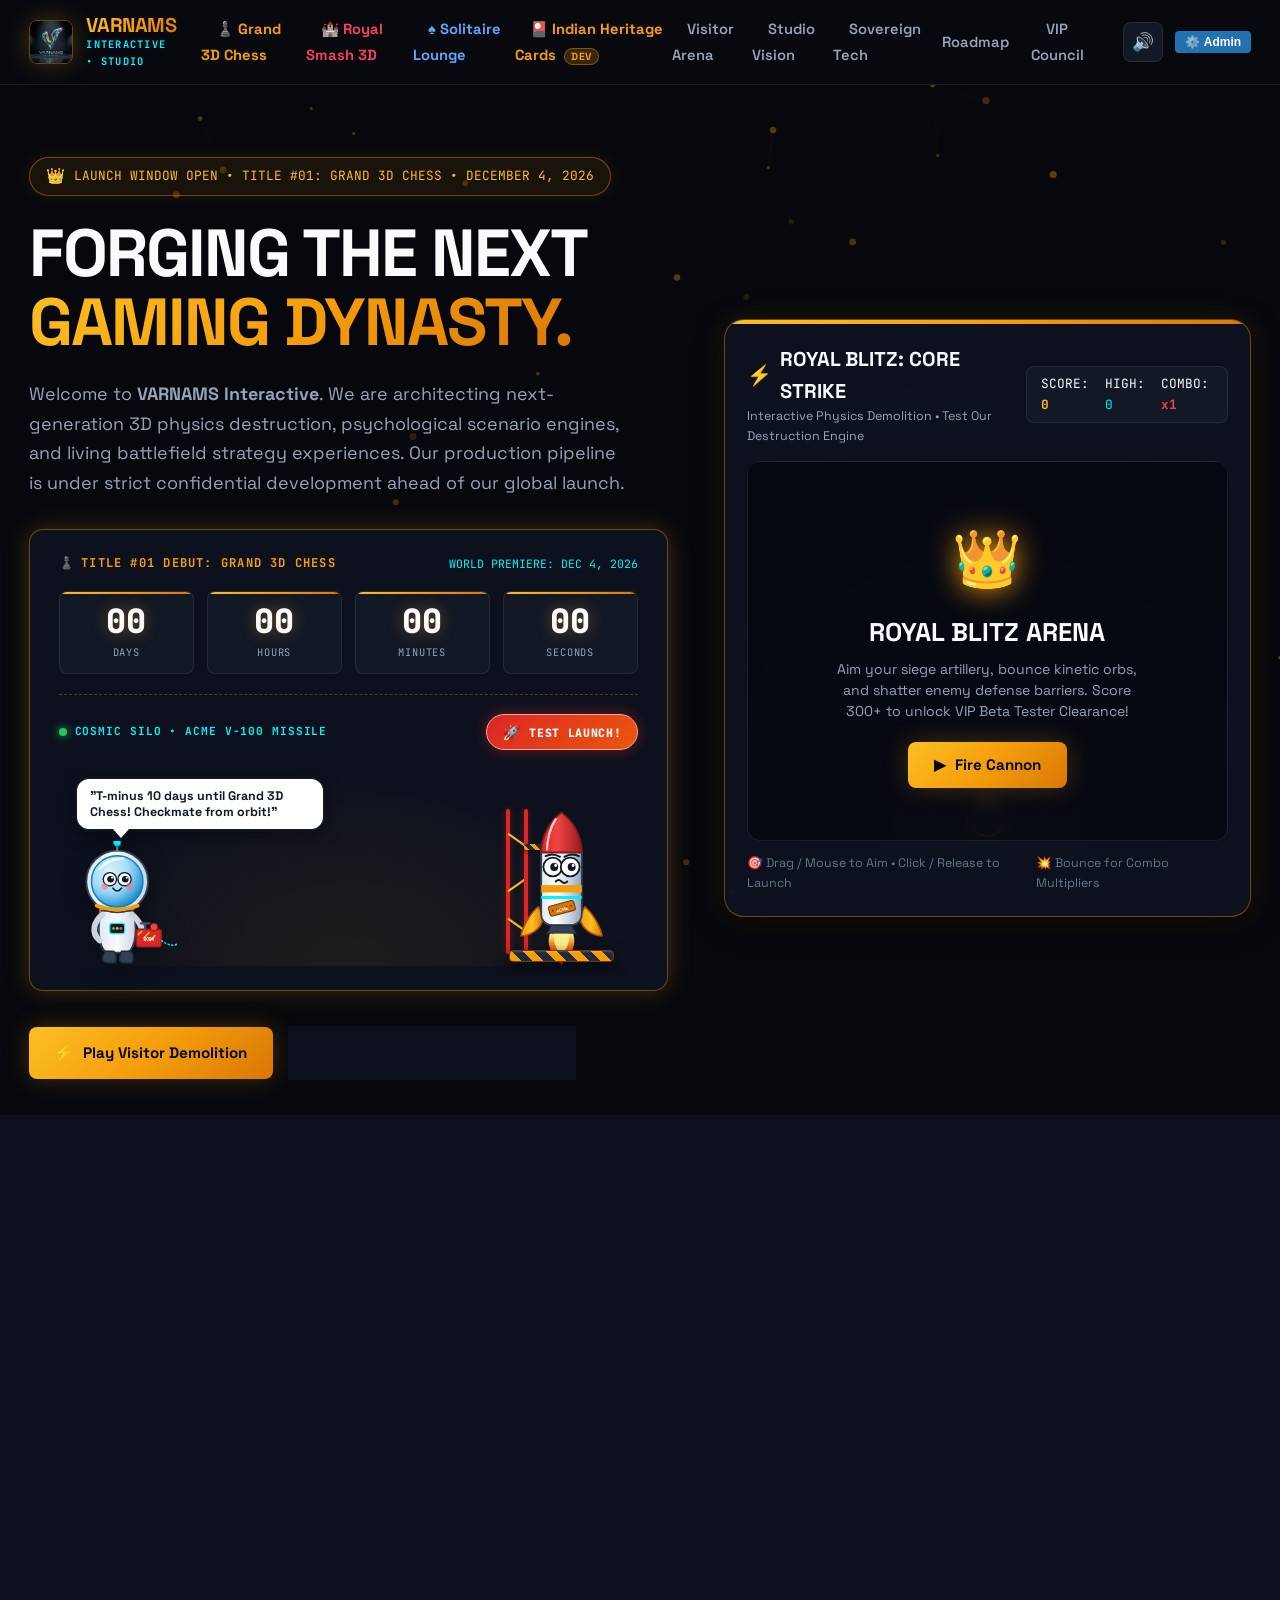
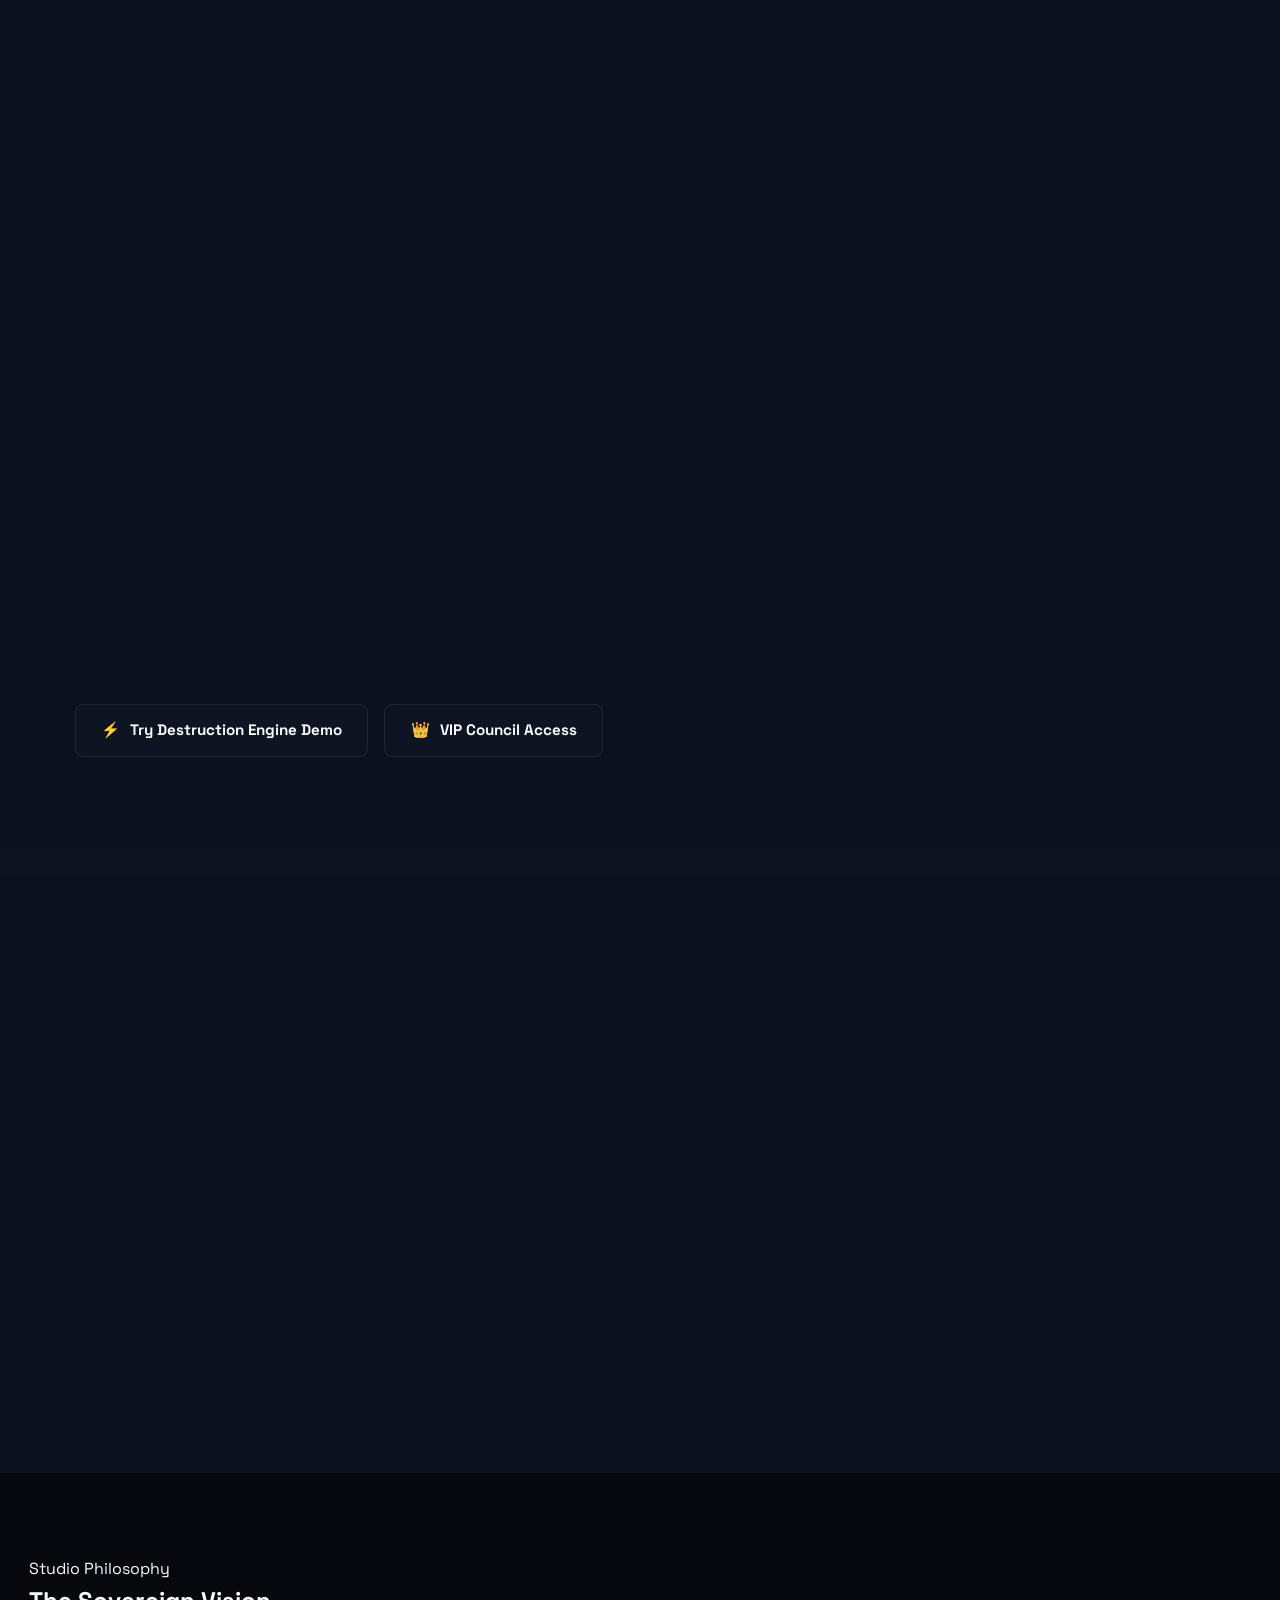
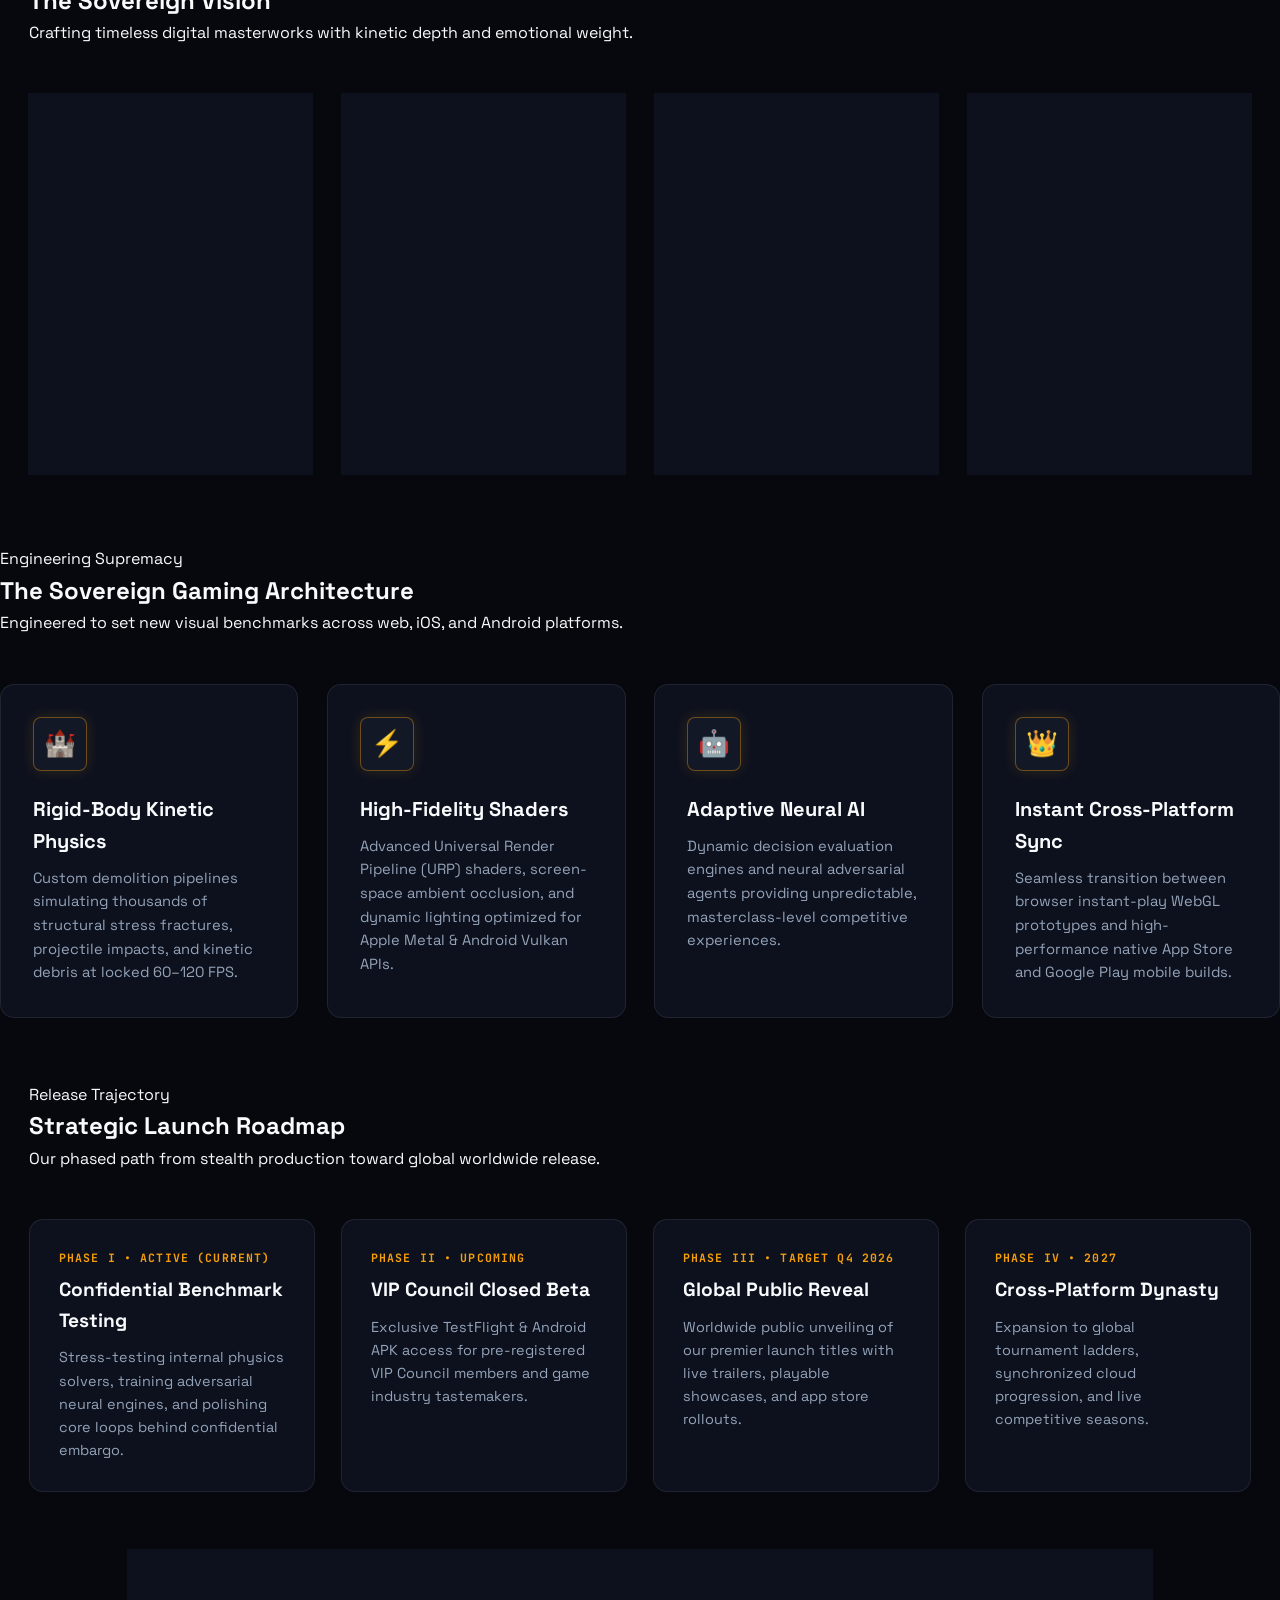
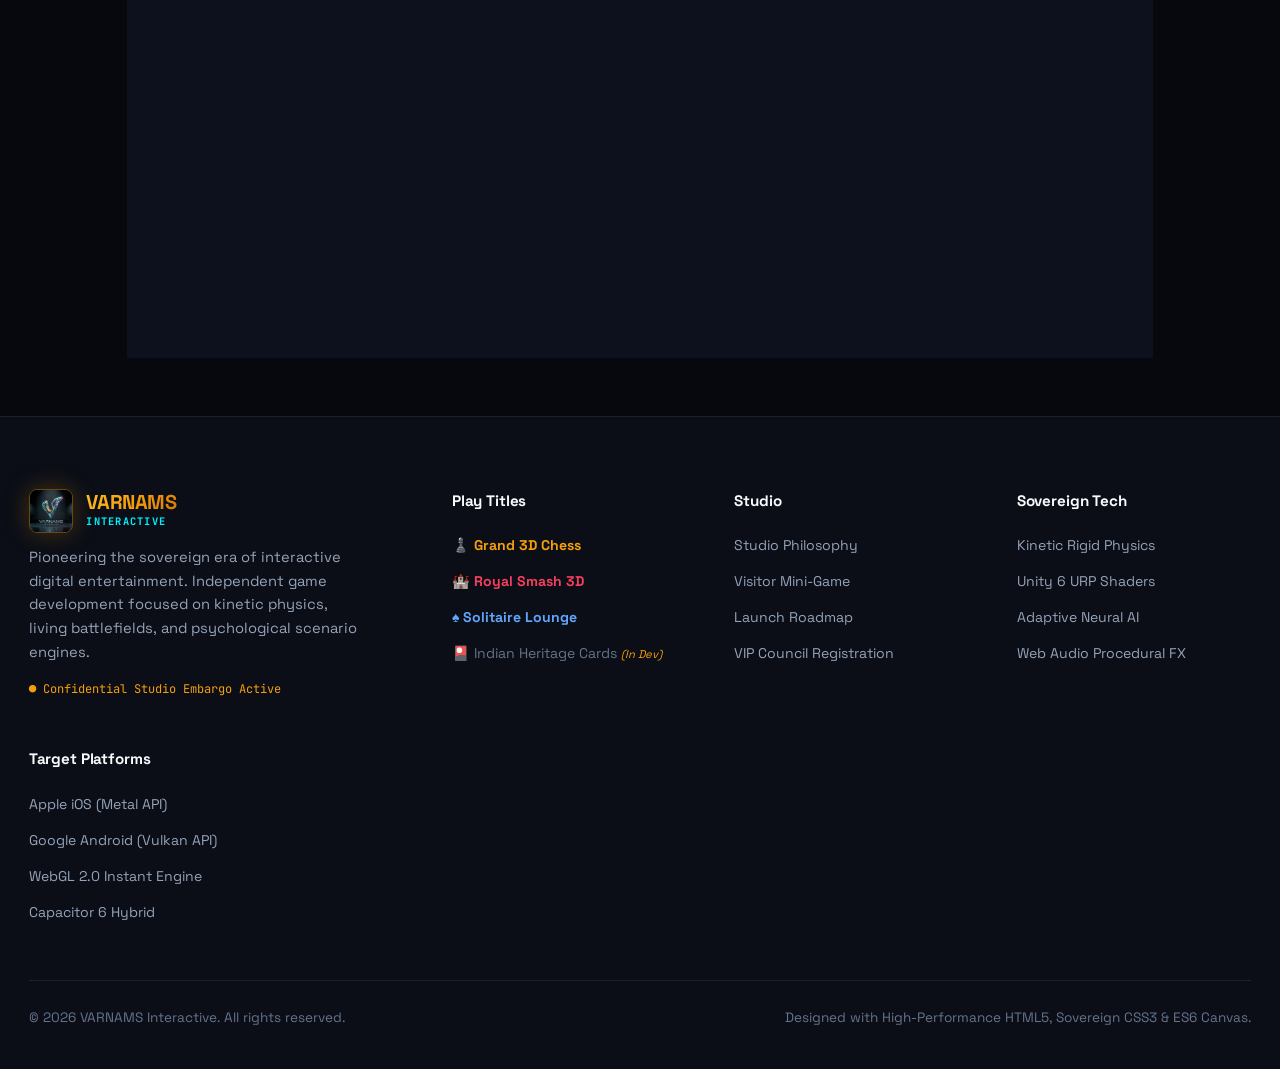
<file: index.html>
<!DOCTYPE html>
<html lang="en" data-theme="dark">
<head>
  <meta charset="UTF-8">
  <meta name="viewport" content="width=device-width, initial-scale=1.0, maximum-scale=1.0">
  <title>VARNAMS INTERACTIVE — The Sovereign Era of Gaming</title>
  <meta name="description" content="VARNAMS Interactive is forging next-generation 3D physics sieges, psychological dilemma engines, and living tactical strategy games.">

  <!-- Google Fonts -->
  <link rel="preconnect" href="https://fonts.googleapis.com">
  <link rel="preconnect" href="https://fonts.gstatic.com" crossorigin>
  <link href="https://fonts.googleapis.com/css2?family=JetBrains+Mono:wght@400;600;700;800&family=Space+Grotesk:wght@400;500;600;700;800;900&display=swap" rel="stylesheet">

  <!-- Sovereign Stylesheet & 3D Logo Favicon -->
  <link rel="stylesheet" href="css/portal.css">
  <link rel="icon" type="image/png" href="assets/varnams-logo-256.png">
</head>
<body>

  <!-- Ambient Dynamic Canvas Background -->
  <canvas id="ambient-canvas"></canvas>

  <!-- Sovereign Navigation Header -->
  <header class="site-header">
    <div class="nav-container">
      <a href="#" class="brand-logo" title="VARNAMS Interactive">
        <img src="assets/varnams-logo-512.png" alt="VARNAMS Interactive 3D Logo" class="brand-crest-img">
        <div class="brand-text">
          <span class="brand-title">VARNAMS</span>
          <span class="brand-sub">INTERACTIVE • STUDIO</span>
        </div>
      </a>

      <ul class="nav-links">
        <li><a href="https://chess.varnams.in" target="_blank" rel="noopener noreferrer" class="nav-link" style="color: var(--royal-gold); font-weight: 700;">♟️ Grand 3D Chess</a></li>
        <li><a href="royal-smash/index.html" class="nav-link" style="color: #f43f5e; font-weight: 700;">🏰 Royal Smash 3D</a></li>
        <li><a href="https://solitaire.varnams.in" target="_blank" rel="noopener noreferrer" class="nav-link" style="color: #60a5fa; font-weight: 700;">♠️ Solitaire Lounge</a></li>
        <li><a href="javascript:void(0)" onclick="if(window.showToast){showToast('🎴 Indian Heritage Cards is currently in active development. Stay tuned for launch!','🛠️')}else{alert('Indian Heritage Cards is currently in active development!')}" class="nav-link" style="color: #f59e0b; font-weight: 700;" title="Under Active Development">🎴 Indian Heritage Cards <span style="font-size: 0.65rem; background: rgba(245, 158, 11, 0.2); border: 1px solid rgba(245, 158, 11, 0.4); padding: 1px 6px; border-radius: 999px; margin-left: 4px; text-transform: uppercase; letter-spacing: 0.5px;">Dev</span></a></li>
        <li><a href="#arena" class="nav-link">Visitor Arena</a></li>
        <li><a href="#vision" class="nav-link">Studio Vision</a></li>
        <li><a href="#tech" class="nav-link">Sovereign Tech</a></li>
        <li><a href="#schedule" class="nav-link">Roadmap</a></li>
        <li><a href="#vip" class="nav-link">VIP Council</a></li>
      </ul>

      <div class="nav-actions">
        <button id="sound-toggle-btn" class="btn-icon" title="Toggle Sound FX" aria-label="Toggle Sound">🔊</button>
        <button id="btn-wp-admin-login" class="wp-login-chip" title="Studio Admin Login">
          <span>⚙️</span> Admin
        </button>
      </div>
    </div>
  </header>

  <!-- Hero Section & Launch Countdown -->
  <section class="hero-section">
    <div class="hero-content">
      <div class="royal-pill">
        <span class="pulse-crown">👑</span>
        <span>LAUNCH WINDOW OPEN • TITLE #01: GRAND 3D CHESS • DECEMBER 4, 2026</span>
      </div>

      <h1 class="hero-title">
        FORGING THE NEXT<br>
        <span class="text-gold-gradient">GAMING DYNASTY.</span>
      </h1>

      <p class="hero-desc">
        Welcome to <strong>VARNAMS Interactive</strong>. We are architecting next-generation 3D physics destruction, psychological scenario engines, and living battlefield strategy experiences. Our production pipeline is under strict confidential development ahead of our global launch.
      </p>

      <!-- Global Countdown Timer -->
      <div class="countdown-container">
        <div class="countdown-header">
          <div class="countdown-tag">
            <span>♟️</span> TITLE #01 DEBUT: GRAND 3D CHESS
          </div>
          <span style="font-family: var(--font-mono); font-size: 0.72rem; color: var(--hyper-cyan);">
            WORLD PREMIERE: DEC 4, 2026
          </span>
        </div>

        <div class="countdown-grid">
          <div class="countdown-unit">
            <div id="days-val" class="unit-value">29</div>
            <div class="unit-label">Days</div>
          </div>
          <div class="countdown-unit">
            <div id="hours-val" class="unit-value">17</div>
            <div class="unit-label">Hours</div>
          </div>
          <div class="countdown-unit">
            <div id="mins-val" class="unit-value">40</div>
            <div class="unit-label">Minutes</div>
          </div>
          <div class="countdown-unit">
            <div id="secs-val" class="unit-value">14</div>
            <div class="unit-label">Seconds</div>
          </div>
        </div>

        <!-- Funny Cartoon Missile Launchpad Station -->
        <div class="launchpad-deck" id="launchpad-deck">
          <div class="deck-top-bar">
            <div class="deck-status">
              <span class="status-blinker"></span>
              <span class="status-title">COSMIC SILO • ACME V-100 MISSILE</span>
            </div>
            <button id="btn-fire-missile" class="btn-launch-fire" title="Test Fire Missile (Warning: Comic Chaos!)">
              <span class="fire-icon">🚀</span>
              <span class="fire-text">TEST LAUNCH!</span>
            </button>
          </div>

          <div class="deck-stage">
            <!-- Cartoon Mascot Operator: Captain Cosmo -->
            <div class="mascot-wrapper" id="mascot-operator" title="Click me to talk!">
              <div class="mascot-bubble" id="mascot-speech">
                "T-minus 10 days until Grand 3D Chess! Checkmate from orbit!"
              </div>
              <svg class="mascot-svg" viewBox="0 0 140 170" xmlns="http://www.w3.org/2000/svg">
                <defs>
                  <radialGradient id="helmetGlass" cx="35%" cy="30%" r="70%">
                    <stop offset="0%" stop-color="#E0F2FE" stop-opacity="0.9"/>
                    <stop offset="50%" stop-color="#7DD3FC" stop-opacity="0.6"/>
                    <stop offset="100%" stop-color="#0284C7" stop-opacity="0.85"/>
                  </radialGradient>
                  <linearGradient id="suitGrad" x1="0%" y1="0%" x2="100%" y2="0%">
                    <stop offset="0%" stop-color="#E2E8F0"/>
                    <stop offset="50%" stop-color="#F8FAFC"/>
                    <stop offset="100%" stop-color="#CBD5E1"/>
                  </linearGradient>
                </defs>

                <!-- Oxygen Tanks on Back -->
                <rect x="32" y="85" width="20" height="45" rx="8" fill="#F59E0B" stroke="#B45309" stroke-width="2"/>
                <rect x="58" y="85" width="20" height="45" rx="8" fill="#F59E0B" stroke="#B45309" stroke-width="2"/>

                <!-- Space Suit Body -->
                <path d="M 35 95 C 28 115 30 145 42 152 L 70 152 C 82 145 84 115 77 95 Z" fill="url(#suitGrad)" stroke="#334155" stroke-width="2.5"/>

                <!-- Suit Chest Control Panel -->
                <rect x="46" y="112" width="20" height="14" rx="3" fill="#0F172A" stroke="#00F0FF" stroke-width="1.5"/>
                <circle cx="51" cy="119" r="2" fill="#22C55E"/>
                <circle cx="56" cy="119" r="2" fill="#EAB308"/>
                <circle cx="61" cy="119" r="2" fill="#EF4444"/>

                <!-- Boots -->
                <path d="M 40 150 C 35 158 32 165 46 166 L 54 166 C 56 160 54 150 50 150 Z" fill="#334155" stroke="#1E293B" stroke-width="2"/>
                <path d="M 62 150 C 58 160 56 166 68 166 L 76 166 C 80 158 77 150 72 150 Z" fill="#334155" stroke="#1E293B" stroke-width="2"/>

                <!-- Giant Cartoon Astronaut Helmet -->
                <circle cx="56" cy="55" r="42" fill="url(#suitGrad)" stroke="#334155" stroke-width="2.5"/>
                <circle cx="56" cy="55" r="35" fill="url(#helmetGlass)" stroke="#0284C7" stroke-width="2"/>
                <path d="M 28 88 Q 56 98 84 88" stroke="#F59E0B" stroke-width="5" fill="none" stroke-linecap="round"/>

                <!-- Antenna with Pulsing Light -->
                <path d="M 56 13 L 56 2" stroke="#64748B" stroke-width="3" stroke-linecap="round"/>
                <circle class="antenna-light" cx="56" cy="2" r="5" fill="#00F0FF" stroke="#0284C7" stroke-width="1.5"/>

                <!-- Cartoon Eyes inside Helmet -->
                <circle cx="46" cy="52" r="9" fill="#FFFFFF" stroke="#0F172A" stroke-width="1.8"/>
                <circle class="mascot-pupil left-pupil" cx="47" cy="52" r="4.5" fill="#0F172A"/>
                <circle cx="49" cy="50" r="1.5" fill="#FFFFFF"/>

                <circle cx="66" cy="52" r="9" fill="#FFFFFF" stroke="#0F172A" stroke-width="1.8"/>
                <circle class="mascot-pupil right-pupil" cx="67" cy="52" r="4.5" fill="#0F172A"/>
                <circle cx="69" cy="50" r="1.5" fill="#FFFFFF"/>

                <!-- Cute Cheeks -->
                <circle cx="39" cy="62" r="4.5" fill="#FB7185" opacity="0.6"/>
                <circle cx="73" cy="62" r="4.5" fill="#FB7185" opacity="0.6"/>

                <!-- Cheerful Smile -->
                <path class="mascot-mouth" d="M 50 64 Q 56 72 62 64" stroke="#0F172A" stroke-width="2" fill="none" stroke-linecap="round"/>

                <!-- Glass Reflection Highlight -->
                <path d="M 32 38 C 40 28 52 24 64 24" stroke="#FFFFFF" stroke-width="3.5" fill="none" stroke-linecap="round" opacity="0.75"/>

                <!-- Comic Left Arm holding Detonator Box -->
                <path d="M 36 100 C 24 110 20 125 32 135" stroke="#CBD5E1" stroke-width="8" stroke-linecap="round" fill="none"/>
                <path class="mascot-arm-right" d="M 76 100 C 88 110 94 125 90 135" stroke="#CBD5E1" stroke-width="8" stroke-linecap="round" fill="none"/>

                <!-- Comic Detonator Box / Red Switch -->
                <g class="detonator-box" transform="translate(82, 120)">
                  <rect x="0" y="0" width="34" height="24" rx="4" fill="#DC2626" stroke="#991B1B" stroke-width="2"/>
                  <path d="M 2 8 L 8 2 M 10 12 L 18 4 M 18 16 L 26 8" stroke="#FBBF24" stroke-width="2"/>
                  <path class="detonator-plunger" d="M 12 0 L 12 -8 M 6 -8 L 18 -8" stroke="#475569" stroke-width="3" stroke-linecap="round"/>
                  <circle class="detonator-button" cx="24" cy="-3" r="5" fill="#EF4444" stroke="#991B1B" stroke-width="1.5"/>
                  <text x="17" y="16" font-family="monospace" font-size="6" font-weight="900" fill="#FFF" text-anchor="middle">BOOM</text>
                </g>
                <path d="M 116 135 Q 128 145 138 140" stroke="#00F0FF" stroke-width="2" fill="none" stroke-dasharray="3,2"/>
              </svg>
            </div>

            <!-- Funny Missile Rocket on Launch Scaffold -->
            <div class="missile-silo" id="missile-silo" title="Click me to blast off!">
              <!-- Gantry Support Scaffold Tower Behind Rocket -->
              <div class="launch-gantry-scaffold">
                <div class="gantry-beam left-beam"></div>
                <div class="gantry-cross cross-1"></div>
                <div class="gantry-cross cross-2"></div>
                <div class="gantry-cross cross-3"></div>
                <div class="gantry-beam right-beam"></div>
                <div class="gantry-arm-clamp"></div>
              </div>

              <!-- Wobbly Missile Entity -->
              <div class="wobbly-missile" id="wobbly-missile">
                <svg class="missile-svg" viewBox="0 0 120 200" xmlns="http://www.w3.org/2000/svg">
                  <defs>
                    <linearGradient id="rocketBodyGrad" x1="0%" y1="0%" x2="100%" y2="0%">
                      <stop offset="0%" stop-color="#E2E8F0"/>
                      <stop offset="35%" stop-color="#FFFFFF"/>
                      <stop offset="70%" stop-color="#CBD5E1"/>
                      <stop offset="100%" stop-color="#94A3B8"/>
                    </linearGradient>
                    <linearGradient id="noseGrad" x1="0%" y1="0%" x2="100%" y2="0%">
                      <stop offset="0%" stop-color="#DC2626"/>
                      <stop offset="40%" stop-color="#EF4444"/>
                      <stop offset="100%" stop-color="#991B1B"/>
                    </linearGradient>
                    <linearGradient id="goldFinGrad" x1="0%" y1="0%" x2="100%" y2="0%">
                      <stop offset="0%" stop-color="#F59E0B"/>
                      <stop offset="50%" stop-color="#FBBF24"/>
                      <stop offset="100%" stop-color="#D97706"/>
                    </linearGradient>
                    <linearGradient id="flameGrad" x1="0%" y1="0%" x2="0%" y2="100%">
                      <stop offset="0%" stop-color="#FEF08A"/>
                      <stop offset="40%" stop-color="#F97316"/>
                      <stop offset="100%" stop-color="#DC2626"/>
                    </linearGradient>
                  </defs>

                  <!-- Left & Right Fins -->
                  <path d="M 28 135 C 15 145 6 165 4 175 C 18 175 32 165 35 150 Z" fill="url(#goldFinGrad)" stroke="#B45309" stroke-width="2"/>
                  <path d="M 92 135 C 105 145 114 165 116 175 C 102 175 88 165 85 150 Z" fill="url(#goldFinGrad)" stroke="#B45309" stroke-width="2"/>

                  <!-- Fuselage -->
                  <path d="M 32 60 C 32 40 45 28 60 20 C 75 28 88 40 88 60 L 88 145 C 88 155 80 162 60 162 C 40 162 32 155 32 145 Z" fill="url(#rocketBodyGrad)" stroke="#334155" stroke-width="2.5"/>

                  <!-- Gold and Cyan Racing Bands -->
                  <rect x="32" y="105" width="56" height="10" fill="#F59E0B"/>
                  <rect x="32" y="120" width="56" height="4" fill="#00F0FF"/>

                  <!-- Red Nosecone -->
                  <path d="M 32 60 C 32 35 46 15 60 5 C 74 15 88 35 88 60 Z" fill="url(#noseGrad)" stroke="#7F1D1D" stroke-width="2.5"/>
                  <path d="M 52 14 C 44 26 40 44 40 56" stroke="#FECACA" stroke-width="3" stroke-linecap="round" fill="none"/>

                  <!-- Big Comic Googly Eyes -->
                  <circle cx="48" cy="80" r="13" fill="#FFFFFF" stroke="#0F172A" stroke-width="2.5"/>
                  <circle class="rocket-pupil left-pupil" cx="50" cy="80" r="5.5" fill="#0F172A"/>
                  <circle cx="52" cy="78" r="2" fill="#FFFFFF"/>
                  <path class="rocket-brow" d="M 38 65 Q 48 60 58 66" stroke="#0F172A" stroke-width="2.5" fill="none" stroke-linecap="round"/>

                  <circle cx="72" cy="80" r="13" fill="#FFFFFF" stroke="#0F172A" stroke-width="2.5"/>
                  <circle class="rocket-pupil right-pupil" cx="74" cy="80" r="5.5" fill="#0F172A"/>
                  <circle cx="76" cy="78" r="2" fill="#FFFFFF"/>
                  <path class="rocket-brow" d="M 64 66 Q 74 60 84 65" stroke="#0F172A" stroke-width="2.5" fill="none" stroke-linecap="round"/>

                  <!-- Wobbly Nervous Mouth -->
                  <path class="rocket-mouth" d="M 52 100 Q 56 96 60 100 Q 64 104 68 100" stroke="#0F172A" stroke-width="2.5" fill="none" stroke-linecap="round"/>

                  <!-- ACME Duct-Tape Patch -->
                  <g transform="rotate(-15 60 135)">
                    <rect x="42" y="130" width="36" height="14" rx="3" fill="#D97706" stroke="#78350F" stroke-width="1.5"/>
                    <circle cx="47" cy="137" r="1.5" fill="#78350F"/>
                    <circle cx="53" cy="137" r="1.5" fill="#78350F"/>
                    <circle cx="67" cy="137" r="1.5" fill="#78350F"/>
                    <circle cx="73" cy="137" r="1.5" fill="#78350F"/>
                    <text x="60" y="141" font-family="sans-serif" font-size="6" font-weight="900" fill="#FFF" text-anchor="middle">ACME</text>
                  </g>

                  <!-- Nozzle -->
                  <path d="M 46 160 L 40 172 L 80 172 L 74 160 Z" fill="#334155" stroke="#1E293B" stroke-width="2"/>

                  <!-- Animated Cartoon Thruster Flame -->
                  <g class="rocket-flame-group">
                    <path class="flame-outer" d="M 44 172 C 38 188 48 202 60 215 C 72 202 82 188 76 172 Z" fill="url(#flameGrad)"/>
                    <path class="flame-inner" d="M 50 172 C 47 183 54 194 60 202 C 66 194 73 183 70 172 Z" fill="#FEF08A"/>
                  </g>
                </svg>
              </div>

              <!-- Heavy Steel Launch Base Platform directly under Rocket -->
              <div class="silo-base-platform"></div>

              <!-- Launch Blast Clouds -->
              <div class="launch-smoke-fx" id="launch-smoke-fx"></div>
            </div>
          </div>
        </div>
      </div>

      <div class="hero-cta-group">
        <a href="#arena" class="btn btn-gold">
          <span>⚡</span> Play Visitor Demolition
        </a>
        <a href="#vip" class="btn btn-outline">
          <span>👑</span> Request VIP Beta Clearance
        </a>
      </div>
    </div>

    <!-- Mini-Game Arena: VARNAMS Royal Blitz -->
    <div class="hero-minigame-wrap" id="arena">
      <div class="minigame-box">
        <div class="minigame-header">
          <div class="minigame-title-group">
            <h3><span>⚡</span> ROYAL BLITZ: CORE STRIKE</h3>
            <p>Interactive Physics Demolition • Test Our Destruction Engine</p>
          </div>

          <div class="minigame-hud">
            <div>SCORE: <span id="hud-score-val" class="hud-score">0</span></div>
            <div>HIGH: <span id="hud-high-val" class="hud-high">0</span></div>
            <div>COMBO: <span id="hud-combo-val" class="hud-combo">x1</span></div>
          </div>
        </div>

        <div class="canvas-holder">
          <canvas id="minigame-canvas"></canvas>

          <!-- Start / Game Over Overlay -->
          <div id="minigame-overlay" class="minigame-overlay">
            <div class="overlay-emblem">👑</div>
            <h4 id="overlay-title" class="overlay-title">ROYAL BLITZ ARENA</h4>
            <p id="overlay-desc" class="overlay-desc">
              Aim your siege artillery, bounce kinetic orbs, and shatter enemy defense barriers. Score 300+ to unlock VIP Beta Tester Clearance!
            </p>
            <button id="overlay-start-btn" class="btn btn-gold">
              <span>▶</span> Fire Cannon
            </button>
          </div>
        </div>

        <div class="minigame-controls-bar">
          <span>🎯 Drag / Mouse to Aim • Click / Release to Launch</span>
          <span>💥 Bounce for Combo Multipliers</span>
        </div>
      </div>
    </div>
  </section>

  <!-- DEBUT TITLE #01 SPOTLIGHT: GRAND 3D CHESS -->
  <section class="game-spotlight-section" id="grand-chess">
    <div class="spotlight-card">
      <div class="spotlight-header">
        <div class="spotlight-pill">
          <span class="spotlight-pulse">♟️</span>
          <span>TITLE #01 IN OUR LAUNCH WINDOW • OFFICIAL WORLD PREMIERE</span>
        </div>
        <div class="spotlight-date-badge">
          <span class="badge-icon">🚀</span>
          <span class="badge-text">LAUNCH DATE: DECEMBER 4, 2026</span>
        </div>
      </div>

      <div class="spotlight-grid">
        <!-- Game Description & Pillars -->
        <div class="spotlight-info">
          <h2 class="spotlight-title">
            GRAND 3D <span class="text-gold-gradient">CHESS</span>
          </h2>
          <p class="spotlight-tagline">
            The Sovereign Evolution of the Game of Kings.
          </p>
          <p class="spotlight-desc">
            Pioneering the first release in the VARNAMS Interactive dynasty. <strong>Grand 3D Chess</strong> merges timeless classical tactics with cinematic rigid-body destruction, volumetric obsidian lighting, and an adaptive grandmaster neural engine. Every capture is physical. Every gambit carries sovereign weight.
          </p>

          <!-- Metrics Pills -->
          <div class="spotlight-metrics-grid">
            <div class="spotlight-metric">
              <span class="metric-val">3D</span>
              <span class="metric-lbl">Rigid Destruction</span>
            </div>
            <div class="spotlight-metric">
              <span class="metric-val">2400+</span>
              <span class="metric-lbl">Neural AI ELO</span>
            </div>
            <div class="spotlight-metric">
              <span class="metric-val">120 FPS</span>
              <span class="metric-lbl">URP Shaders</span>
            </div>
            <div class="spotlight-metric">
              <span class="metric-val">0-Install</span>
              <span class="metric-lbl">WebGL 2.0 & Mobile</span>
            </div>
          </div>

          <!-- Features List -->
          <div class="spotlight-features-list">
            <div class="spotlight-feat">
              <span class="feat-icon">💥</span>
              <div>
                <strong>Kinetic Shatter & Disintegration Physics</strong>
                <p>Captured pieces physically topple, crack, and disintegrate upon impact using custom rigid-body collision solvers.</p>
              </div>
            </div>
            <div class="spotlight-feat">
              <span class="feat-icon">🧠</span>
              <div>
                <strong>Adaptive Grandmaster Neural AI</strong>
                <p>Dynamic difficulty algorithms adjust in real-time, offering authentic chess mastery from casual tactics to tournament grandmaster depth.</p>
              </div>
            </div>
            <div class="spotlight-feat">
              <span class="feat-icon">✨</span>
              <div>
                <strong>Sovereign Obsidian & Liquid Gold Sets</strong>
                <p>Choose between polished obsidian marble, frosted neon crystal, and liquid chrome sovereign sets crafted in raytraced detail.</p>
              </div>
            </div>
            <div class="spotlight-feat">
              <span class="feat-icon">🌐</span>
              <div>
                <strong>Cross-Platform Instant Arena</strong>
                <p>Seamless zero-latency matchmaking across web browsers, iOS (Metal API), and Android (Vulkan API).</p>
              </div>
            </div>
          </div>

          <div class="spotlight-cta-row">
            <a href="https://chess.varnams.in" target="_blank" rel="noopener noreferrer" class="btn btn-gold" style="box-shadow: 0 0 25px rgba(245, 158, 11, 0.45);">
              <span>♟️</span> Play Grand 3D Chess Live (chess.varnams.in)
            </a>
            <a href="#arena" class="btn btn-outline">
              <span>⚡</span> Try Destruction Engine Demo
            </a>
            <a href="#vip" class="btn btn-outline">
              <span>👑</span> VIP Council Access
            </a>
          </div>
        </div>

        <!-- Interactive Holographic 3D Chessboard Arena Preview -->
        <div class="spotlight-visual">
          <div class="chess-arena-card">
            <div class="arena-card-topbar">
              <div class="arena-tag">
                <span class="live-pulse-dot"></span>
                <span>TACTICAL ARENA PREVIEW • RANK 01</span>
              </div>
              <span class="arena-id">VER. 1.0 GOLD MASTER</span>
            </div>

            <!-- 3D Perspective Chessboard Stage -->
            <div class="chess-perspective-stage">
              <div class="chess-hologram-board">
                <div class="chess-grid-overlay">
                  <!-- Row 8 (Black Major Pieces) -->
                  <div class="chess-square light-sq"><span class="chess-piece obs-piece">♜</span></div>
                  <div class="chess-square dark-sq"><span class="chess-piece obs-piece">♞</span></div>
                  <div class="chess-square light-sq"><span class="chess-piece obs-piece">♝</span></div>
                  <div class="chess-square dark-sq"><span class="chess-piece obs-piece queen-piece">♛</span></div>
                  <div class="chess-square light-sq"><span class="chess-piece obs-piece king-piece">♚</span></div>
                  <div class="chess-square dark-sq"><span class="chess-piece obs-piece">♝</span></div>
                  <div class="chess-square light-sq"><span class="chess-piece obs-piece">♞</span></div>
                  <div class="chess-square dark-sq"><span class="chess-piece obs-piece">♜</span></div>

                  <!-- Row 7 (Black Pawns) -->
                  <div class="chess-square dark-sq"><span class="chess-piece obs-piece">♟</span></div>
                  <div class="chess-square light-sq"><span class="chess-piece obs-piece">♟</span></div>
                  <div class="chess-square dark-sq"><span class="chess-piece obs-piece">♟</span></div>
                  <div class="chess-square light-sq"><span class="chess-piece obs-piece">♟</span></div>
                  <div class="chess-square dark-sq"><span class="chess-piece obs-piece">♟</span></div>
                  <div class="chess-square light-sq"><span class="chess-piece obs-piece">♟</span></div>
                  <div class="chess-square dark-sq"><span class="chess-piece obs-piece">♟</span></div>
                  <div class="chess-square light-sq"><span class="chess-piece obs-piece">♟</span></div>

                  <!-- Row 6 (Open / Contested) -->
                  <div class="chess-square light-sq"></div>
                  <div class="chess-square dark-sq"></div>
                  <div class="chess-square light-sq"></div>
                  <div class="chess-square dark-sq"></div>
                  <div class="chess-square light-sq"></div>
                  <div class="chess-square dark-sq"></div>
                  <div class="chess-square light-sq"></div>
                  <div class="chess-square dark-sq"></div>

                  <!-- Row 5 (Clash & Tactical Strike) -->
                  <div class="chess-square dark-sq"></div>
                  <div class="chess-square light-sq"></div>
                  <div class="chess-square dark-sq clash-sq">
                    <span class="clash-spark">💥</span>
                    <span class="chess-piece obs-piece shattered-piece">♟</span>
                  </div>
                  <div class="chess-square light-sq target-sq">
                    <span class="chess-piece gold-piece active-pawn">♟</span>
                    <div class="move-glow-ring"></div>
                  </div>
                  <div class="chess-square dark-sq"></div>
                  <div class="chess-square light-sq"></div>
                  <div class="chess-square dark-sq"></div>
                  <div class="chess-square light-sq"></div>

                  <!-- Row 4 (Open) -->
                  <div class="chess-square light-sq"></div>
                  <div class="chess-square dark-sq"></div>
                  <div class="chess-square light-sq"></div>
                  <div class="chess-square dark-sq"></div>
                  <div class="chess-square light-sq"></div>
                  <div class="chess-square dark-sq"></div>
                  <div class="chess-square light-sq"></div>
                  <div class="chess-square dark-sq"></div>

                  <!-- Row 3 (White Pawn Advancing) -->
                  <div class="chess-square dark-sq"></div>
                  <div class="chess-square light-sq"></div>
                  <div class="chess-square dark-sq"></div>
                  <div class="chess-square light-sq"></div>
                  <div class="chess-square dark-sq"><span class="chess-piece gold-piece">♞</span></div>
                  <div class="chess-square light-sq"></div>
                  <div class="chess-square dark-sq"></div>
                  <div class="chess-square light-sq"></div>

                  <!-- Row 2 (White Pawns) -->
                  <div class="chess-square light-sq"><span class="chess-piece gold-piece">♟</span></div>
                  <div class="chess-square dark-sq"><span class="chess-piece gold-piece">♟</span></div>
                  <div class="chess-square light-sq"><span class="chess-piece gold-piece">♟</span></div>
                  <div class="chess-square dark-sq"><span class="chess-piece gold-piece">♟</span></div>
                  <div class="chess-square light-sq"></div>
                  <div class="chess-square dark-sq"><span class="chess-piece gold-piece">♟</span></div>
                  <div class="chess-square light-sq"><span class="chess-piece gold-piece">♟</span></div>
                  <div class="chess-square dark-sq"><span class="chess-piece gold-piece">♟</span></div>

                  <!-- Row 1 (White Major Pieces) -->
                  <div class="chess-square dark-sq"><span class="chess-piece gold-piece">♜</span></div>
                  <div class="chess-square light-sq"><span class="chess-piece gold-piece">♞</span></div>
                  <div class="chess-square dark-sq"><span class="chess-piece gold-piece">♝</span></div>
                  <div class="chess-square light-sq"><span class="chess-piece gold-piece queen-piece">♛</span></div>
                  <div class="chess-square dark-sq active-king"><span class="chess-piece gold-piece king-piece">♚</span><div class="sq-pulse"></div></div>
                  <div class="chess-square light-sq"><span class="chess-piece gold-piece">♝</span></div>
                  <div class="chess-square dark-sq"></div>
                  <div class="chess-square light-sq"><span class="chess-piece gold-piece">♜</span></div>
                </div>
              </div>
            </div>

            <!-- Match HUD Footer -->
            <div class="chess-hud-footer">
              <div class="hud-stat">
                <span class="hud-label">OPENING MOVE</span>
                <span class="hud-value text-gold-gradient">QUEEN'S GAMBIT DECLINED</span>
              </div>
              <div class="hud-stat">
                <span class="hud-label">PHYSICS ENGINE</span>
                <span class="hud-value text-cyan-gradient">ACTIVE • DEC 4, 2026</span>
              </div>
            </div>
          </div>
        </div>
      </div>
    </div>
  </section>

  <!-- Confidential Studio Status Banner -->
  <section class="stealth-banner-section">
    <div class="stealth-banner">
      <div class="stealth-badge">
        <span>🔒</span> LAUNCH WINDOW EMBARGO STATUS
      </div>
      <div class="stealth-content">
        <h3>Grand 3D Chess Cleared for Staging • Secondary Slate Under Embargo</h3>
        <p>
          While <strong>Grand 3D Chess</strong> is officially declassified for its December 4 world premiere, our secondary production slate (bespoke multi-genre battlefields, rigid physics sieges, and psychological scenario engines) remains under strict confidential embargo ahead of future launch windows.
        </p>
        <div class="stealth-features">
          <div class="stealth-item">
            <span class="stealth-icon">♟️</span>
            <div>
              <strong>Debut Title Priority</strong>
              <p>Grand 3D Chess leads our launch window on Dec 4, 2026.</p>
            </div>
          </div>
          <div class="stealth-item">
            <span class="stealth-icon">⚡</span>
            <div>
              <strong>Proprietary Physics Solvers</strong>
              <p>Real-time rigid piece destruction and momentum engines.</p>
            </div>
          </div>
          <div class="stealth-item">
            <span class="stealth-icon">👑</span>
            <div>
              <strong>VIP Council Day-1 Access</strong>
              <p>Exclusive invite waves dispatched directly to verified members.</p>
            </div>
          </div>
        </div>
      </div>
    </div>
  </section>

  <!-- Studio Vision & Pillars -->
  <section class="vision-section" id="vision">
    <div class="section-header">
      <span class="section-tag">Studio Philosophy</span>
      <h2 class="section-title">The Sovereign Vision</h2>
      <p class="section-subtitle">Crafting timeless digital masterworks with kinetic depth and emotional weight.</p>
    </div>

    <div class="vision-grid">
      <div class="vision-card">
        <div class="vision-icon">💎</div>
        <h3>Uncompromising Craftsmanship</h3>
        <p>We reject cookie-cutter templates. Every system, interface token, and physical simulation is built from the ground up to evoke mastery and sovereign quality.</p>
      </div>

      <div class="vision-card">
        <div class="vision-icon">💥</div>
        <h3>Visceral Physics Feedback</h3>
        <p>Every impact, destruction event, and interaction resonates through satisfying kinetic energy transfer, procedural particles, and synchronized audio synthesis.</p>
      </div>

      <div class="vision-card">
        <div class="vision-icon">🧠</div>
        <h3>Intellectual Depth</h3>
        <p>From complex moral dilemmas to grandmaster tactical chess warfare, our titles challenge the mind and reward player ingenuity over mindless repetition.</p>
      </div>

      <div class="vision-card">
        <div class="vision-icon">🌍</div>
        <h3>Global Seamless Reach</h3>
        <p>Designed for frictionless performance across mobile, desktop, and web platforms with zero compromise on visual fidelity or frame rates.</p>
      </div>
    </div>
  </section>

  <!-- Studio Architecture & Sovereign Tech -->
  <section class="tech-section" id="tech">
    <div class="section-header">
      <span class="section-tag">Engineering Supremacy</span>
      <h2 class="section-title">The Sovereign Gaming Architecture</h2>
      <p class="section-subtitle">Engineered to set new visual benchmarks across web, iOS, and Android platforms.</p>
    </div>

    <div class="vision-grid">
      <div class="vision-card">
        <div class="vision-icon">🏰</div>
        <h3>Rigid-Body Kinetic Physics</h3>
        <p>Custom demolition pipelines simulating thousands of structural stress fractures, projectile impacts, and kinetic debris at locked 60–120 FPS.</p>
      </div>

      <div class="vision-card">
        <div class="vision-icon">⚡</div>
        <h3>High-Fidelity Shaders</h3>
        <p>Advanced Universal Render Pipeline (URP) shaders, screen-space ambient occlusion, and dynamic lighting optimized for Apple Metal & Android Vulkan APIs.</p>
      </div>

      <div class="vision-card">
        <div class="vision-icon">🤖</div>
        <h3>Adaptive Neural AI</h3>
        <p>Dynamic decision evaluation engines and neural adversarial agents providing unpredictable, masterclass-level competitive experiences.</p>
      </div>

      <div class="vision-card">
        <div class="vision-icon">👑</div>
        <h3>Instant Cross-Platform Sync</h3>
        <p>Seamless transition between browser instant-play WebGL prototypes and high-performance native App Store and Google Play mobile builds.</p>
      </div>
    </div>
  </section>

  <!-- Roadmap / Launch Trajectory -->
  <section class="schedule-section" id="schedule">
    <div class="section-header">
      <span class="section-tag">Release Trajectory</span>
      <h2 class="section-title">Strategic Launch Roadmap</h2>
      <p class="section-subtitle">Our phased path from stealth production toward global worldwide release.</p>
    </div>

    <div class="schedule-timeline">
      <div class="schedule-card">
        <div class="schedule-phase">Phase I • Active (Current)</div>
        <h4>Confidential Benchmark Testing</h4>
        <p>Stress-testing internal physics solvers, training adversarial neural engines, and polishing core loops behind confidential embargo.</p>
      </div>

      <div class="schedule-card">
        <div class="schedule-phase">Phase II • Upcoming</div>
        <h4>VIP Council Closed Beta</h4>
        <p>Exclusive TestFlight & Android APK access for pre-registered VIP Council members and game industry tastemakers.</p>
      </div>

      <div class="schedule-card">
        <div class="schedule-phase">Phase III • Target Q4 2026</div>
        <h4>Global Public Reveal</h4>
        <p>Worldwide public unveiling of our premier launch titles with live trailers, playable showcases, and app store rollouts.</p>
      </div>

      <div class="schedule-card">
        <div class="schedule-phase">Phase IV • 2027</div>
        <h4>Cross-Platform Dynasty</h4>
        <p>Expansion to global tournament ladders, synchronized cloud progression, and live competitive seasons.</p>
      </div>
    </div>
  </section>

  <!-- VIP Council Pre-Registration Form -->
  <section class="vip-section" id="vip">
    <h3>Join the VARNAMS Sovereign Council</h3>
    <p>
      While our portfolio remains confidential, priority access to closed beta builds and early founder announcements is reserved for the VIP Council.
    </p>

    <form class="vip-form" id="vip-form">
      <input type="email" id="vip-email" class="vip-input" placeholder="Enter your email address..." required>
      <button type="submit" class="btn btn-gold">
        <span>👑</span> Join VIP Council
      </button>
    </form>
  </section>

  <!-- Toast Notification Container -->
  <div id="toast-container" class="toast-container"></div>

  <!-- Site Footer -->
  <footer class="site-footer">
    <div class="footer-inner">
      <div class="footer-brand">
        <div class="brand-logo">
          <img src="assets/varnams-logo-512.png" alt="VARNAMS Interactive 3D Logo" class="brand-crest-img">
          <div class="brand-text">
            <span class="brand-title">VARNAMS</span>
            <span class="brand-sub">INTERACTIVE</span>
          </div>
        </div>
        <p>Pioneering the sovereign era of interactive digital entertainment. Independent game development focused on kinetic physics, living battlefields, and psychological scenario engines.</p>
        <div style="margin-top: 1rem; font-family: var(--font-mono); font-size: 0.75rem; color: var(--royal-gold);">
          ● Confidential Studio Embargo Active
        </div>
      </div>

      <div class="footer-col">
        <h5>Play Titles</h5>
        <ul class="footer-links">
          <li><a href="https://chess.varnams.in" target="_blank" rel="noopener noreferrer" style="color: var(--royal-gold); font-weight: 700;">♟️ Grand 3D Chess</a></li>
          <li><a href="royal-smash/index.html" style="color: #f43f5e; font-weight: 700;">🏰 Royal Smash 3D</a></li>
          <li><a href="https://solitaire.varnams.in" target="_blank" rel="noopener noreferrer" style="color: #60a5fa; font-weight: 700;">♠️ Solitaire Lounge</a></li>
          <li><a href="javascript:void(0)" onclick="if(window.showToast){showToast('🎴 Indian Heritage Cards is currently in active development. Stay tuned for launch!','🛠️')}else{alert('Indian Heritage Cards is currently in active development!')}" style="color: var(--text-dim);" title="Under Development">🎴 Indian Heritage Cards <em style="font-size: 0.7rem; color: #f59e0b;">(In Dev)</em></a></li>
        </ul>
      </div>

      <div class="footer-col">
        <h5>Studio</h5>
        <ul class="footer-links">
          <li><a href="#vision">Studio Philosophy</a></li>
          <li><a href="#arena">Visitor Mini-Game</a></li>
          <li><a href="#schedule">Launch Roadmap</a></li>
          <li><a href="#vip">VIP Council Registration</a></li>
        </ul>
      </div>

      <div class="footer-col">
        <h5>Sovereign Tech</h5>
        <ul class="footer-links">
          <li><a href="#tech">Kinetic Rigid Physics</a></li>
          <li><a href="#tech">Unity 6 URP Shaders</a></li>
          <li><a href="#tech">Adaptive Neural AI</a></li>
          <li><a href="#tech">Web Audio Procedural FX</a></li>
        </ul>
      </div>

      <div class="footer-col">
        <h5>Target Platforms</h5>
        <ul class="footer-links">
          <li><a href="#">Apple iOS (Metal API)</a></li>
          <li><a href="#">Google Android (Vulkan API)</a></li>
          <li><a href="#">WebGL 2.0 Instant Engine</a></li>
          <li><a href="#">Capacitor 6 Hybrid</a></li>
        </ul>
      </div>
    </div>

    <div class="footer-bottom">
      <div>© 2026 VARNAMS Interactive. All rights reserved.</div>
      <div>Designed with High-Performance HTML5, Sovereign CSS3 & ES6 Canvas.</div>
    </div>
  </footer>

  <!-- WordPress-Style Admin Bar (Visible when logged in) -->
  <div id="wp-admin-bar" class="wp-admin-bar" style="display: none;">
    <div class="wp-admin-left">
      <div class="wp-brand" id="wp-bar-home">
        <span>👑</span>
        <span>VARNAMS Studio</span>
      </div>
      <button class="wp-bar-btn" id="wp-bar-customize">
        <span>🎨</span> Customize Themes
      </button>
      <button class="wp-bar-btn" id="wp-bar-animation">
        <span>✨</span> Animation FX
      </button>
      <span class="wp-theme-pill" id="wp-current-theme-label">Cyber-Sovereign</span>
    </div>
    <div class="wp-admin-right">
      <span>Howdy, <strong>Suyash</strong> (Admin)</span>
      <button class="wp-bar-btn" id="wp-bar-logout" style="border-color: #d63638; color: #ff8080;">
        Log Out
      </button>
    </div>
  </div>

  <!-- WordPress Login Modal -->
  <div id="wp-login-modal" class="wp-modal-backdrop">
    <div class="wp-modal-card">
      <div class="wp-modal-header">
        <div class="wp-modal-title">
          <span>👑</span> VARNAMS Studio Login
        </div>
        <button class="wp-close-btn" id="btn-close-wp-login">✕</button>
      </div>
      <div class="wp-modal-body">
        <form id="wp-login-form">
          <div class="wp-form-group">
            <label class="wp-form-label" for="wp-login-user">Username or Email Address</label>
            <input type="text" id="wp-login-user" class="wp-form-input" placeholder="admin or suyash" required autocomplete="username">
          </div>
          <div class="wp-form-group">
            <label class="wp-form-label" for="wp-login-pass">Password</label>
            <input type="password" id="wp-login-pass" class="wp-form-input" placeholder="••••••••" required autocomplete="current-password">
            <div class="wp-form-help">Default Demo Pass: <strong>admin</strong> or <strong>varnams2026</strong></div>
          </div>
          <button type="submit" class="wp-btn-submit">
            Log In to Studio Admin
          </button>
        </form>
      </div>
    </div>
  </div>

  <!-- WordPress Theme Customizer Modal -->
  <div id="wp-customizer-modal" class="wp-modal-backdrop">
    <div class="wp-modal-card" style="max-width: 580px;">
      <div class="wp-modal-header">
        <div class="wp-modal-title">
          <span>🎨</span> Theme Customizer • Appearance
        </div>
        <button class="wp-close-btn" id="btn-close-wp-customizer">✕</button>
      </div>
      <div class="wp-modal-body">
        <p style="font-size: 12px; color: #a7aaad; margin-bottom: 14px;">
          Choose from all 4 handcrafted sovereign studio themes. Your selection persists across visits:
        </p>

        <!-- 4 Theme Cards -->
        <div class="wp-themes-grid">
          <!-- Theme 1 -->
          <div class="wp-theme-card active" data-theme-val="cyber-sovereign">
            <div class="wp-theme-preview" style="background: linear-gradient(135deg, #06080d 0%, #131826 50%, #00f2fe 100%); color: #fbbf24;">
              ⚡
            </div>
            <div class="wp-theme-title">Cyber-Sovereign</div>
            <div class="wp-theme-desc">Obsidian black, Royal Gold, and pulsing neon cyan circuits.</div>
          </div>

          <!-- Theme 2 -->
          <div class="wp-theme-card" data-theme-val="imperial-gold">
            <div class="wp-theme-preview" style="background: linear-gradient(135deg, #050814 0%, #0a0f24 50%, #ffd700 100%); color: #ffd700;">
              👑
            </div>
            <div class="wp-theme-title">Imperial Royal</div>
            <div class="wp-theme-desc">Velvet midnight navy, 24K solid gold, and warm amber glows.</div>
          </div>

          <!-- Theme 3 -->
          <div class="wp-theme-card" data-theme-val="galactic-nebula">
            <div class="wp-theme-preview" style="background: linear-gradient(135deg, #0a0614 0%, #1c1038 50%, #e879f9 100%); color: #c084fc;">
              🌌
            </div>
            <div class="wp-theme-title">Galactic Nebula</div>
            <div class="wp-theme-desc">Cosmic stardust purple, stellar violet, and aurora gradients.</div>
          </div>

          <!-- Theme 4 -->
          <div class="wp-theme-card" data-theme-val="minimalist-titanium">
            <div class="wp-theme-preview" style="background: linear-gradient(135deg, #0c0d10 0%, #1b1e26 50%, #38bdf8 100%); color: #93c5fd;">
              🛡️
            </div>
            <div class="wp-theme-title">Minimalist Titanium</div>
            <div class="wp-theme-desc">Brushed matte carbon, steel chrome, and sharp azure edges.</div>
          </div>
        </div>

        <!-- Animation Style Section -->
        <div style="border-top: 1px solid #3c434a; padding-top: 14px; margin-top: 14px;">
          <label class="wp-form-label">Background Animation FX</label>
          <div class="wp-anim-picker">
            <div class="wp-anim-option active" data-anim-val="constellation">
              <span>🕸️</span>
              <div>
                <strong>Dynamic Constellation Mesh</strong>
                <div style="font-size: 11px; color: #8c8f94;">Floating geometric nodes connected with luminous vectors and mouse repulsion.</div>
              </div>
            </div>
            <div class="wp-anim-option" data-anim-val="embers">
              <span>🔥</span>
              <div>
                <strong>Cinematic Golden Embers</strong>
                <div style="font-size: 11px; color: #8c8f94;">Warm radiant particles ascending slowly into the night sky.</div>
              </div>
            </div>
            <div class="wp-anim-option" data-anim-val="warp">
              <span>⚡</span>
              <div>
                <strong>Cyber Matrix Grid / Warp Lines</strong>
                <div style="font-size: 11px; color: #8c8f94;">Futuristic streaming hyperspace beams and glowing network packets.</div>
              </div>
            </div>
          </div>
        </div>
      </div>
    </div>
  </div>

  <!-- Main Script -->
  <script src="js/portal.js"></script>
</body>
</html>
</file>
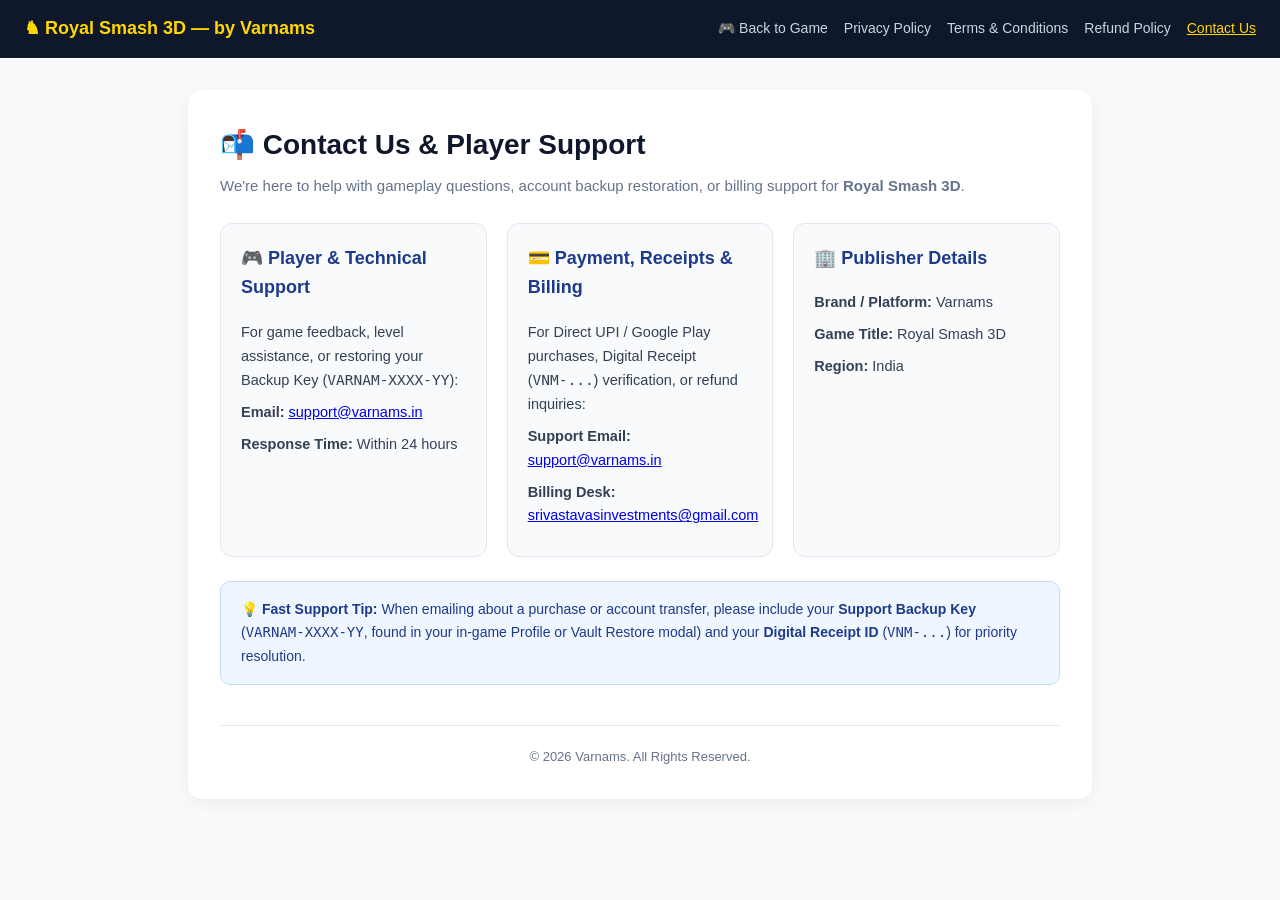
<file: royal-smash/contact.html>
<!DOCTYPE html>
<html lang="en">
<head>
  <meta charset="UTF-8">
  <meta name="viewport" content="width=device-width, initial-scale=1.0">
  <title>Contact Us — Royal Smash 3D | Varnams</title>
  <link rel="icon" type="image/svg+xml" href="assets/icon.svg">
  <style>
    body {
      font-family: -apple-system, BlinkMacSystemFont, 'Segoe UI', Roboto, Helvetica, Arial, sans-serif;
      line-height: 1.65;
      color: #1e293b;
      background-color: #f8fafc;
      margin: 0;
      padding: 0;
    }
    .nav-bar {
      background: #0f172a;
      color: #f8fafc;
      padding: 14px 24px;
      display: flex;
      justify-content: space-between;
      align-items: center;
      flex-wrap: wrap;
      gap: 12px;
    }
    .nav-brand {
      font-weight: 800;
      font-size: 18px;
      color: #ffd700;
      text-decoration: none;
    }
    .nav-links {
      display: flex;
      gap: 16px;
      font-size: 14px;
      flex-wrap: wrap;
    }
    .nav-links a {
      color: #cbd5e1;
      text-decoration: none;
    }
    .nav-links a:hover, .nav-links a.active {
      color: #ffd700;
      text-decoration: underline;
    }
    .container {
      max-width: 840px;
      margin: 32px auto;
      padding: 32px;
      background: #ffffff;
      border-radius: 14px;
      box-shadow: 0 4px 20px rgba(0, 0, 0, 0.06);
    }
    h1 {
      color: #0f172a;
      font-size: 28px;
      margin-top: 0;
      margin-bottom: 6px;
    }
    .subtitle {
      color: #64748b;
      font-size: 15px;
      margin-bottom: 24px;
    }
    .cards-grid {
      display: grid;
      grid-template-columns: repeat(auto-fit, minmax(260px, 1fr));
      gap: 20px;
      margin-top: 20px;
    }
    .info-card {
      background: #f8fafc;
      border: 1px solid #e2e8f0;
      border-radius: 12px;
      padding: 20px;
    }
    .info-card h3 {
      margin-top: 0;
      color: #1e3a8a;
      font-size: 18px;
    }
    .info-card p {
      margin: 8px 0;
      font-size: 14.5px;
      color: #334155;
    }
    .tip-box {
      margin-top: 24px;
      background: #eff6ff;
      border: 1px solid #bfdbfe;
      border-radius: 10px;
      padding: 16px 20px;
      font-size: 14px;
      color: #1e3a8a;
    }
    .footer {
      margin-top: 40px;
      padding-top: 20px;
      border-top: 1px solid #e2e8f0;
      text-align: center;
      font-size: 13px;
      color: #64748b;
    }
  </style>
</head>
<body>
  <nav class="nav-bar">
    <a href="index.html" class="nav-brand">♞ Royal Smash 3D — by Varnams</a>
    <div class="nav-links">
      <a href="index.html">🎮 Back to Game</a>
      <a href="privacy-policy.html">Privacy Policy</a>
      <a href="terms.html">Terms &amp; Conditions</a>
      <a href="refund-policy.html">Refund Policy</a>
      <a href="contact.html" class="active">Contact Us</a>
    </div>
  </nav>

  <div class="container">
    <h1>📬 Contact Us &amp; Player Support</h1>
    <div class="subtitle">We're here to help with gameplay questions, account backup restoration, or billing support for <strong>Royal Smash 3D</strong>.</div>

    <div class="cards-grid">
      <div class="info-card">
        <h3>🎮 Player &amp; Technical Support</h3>
        <p>For game feedback, level assistance, or restoring your Backup Key (<code>VARNAM-XXXX-YY</code>):</p>
        <p><strong>Email:</strong> <a href="mailto:support@varnams.in">support@varnams.in</a></p>
        <p><strong>Response Time:</strong> Within 24 hours</p>
      </div>

      <div class="info-card">
        <h3>💳 Payment, Receipts &amp; Billing</h3>
        <p>For Direct UPI / Google Play purchases, Digital Receipt (<code>VNM-...</code>) verification, or refund inquiries:</p>
        <p><strong>Support Email:</strong> <a href="mailto:support@varnams.in">support@varnams.in</a></p>
        <p><strong>Billing Desk:</strong> <a href="mailto:srivastavasinvestments@gmail.com">srivastavasinvestments@gmail.com</a></p>
      </div>

      <div class="info-card">
        <h3>🏢 Publisher Details</h3>
        <p><strong>Brand / Platform:</strong> Varnams</p>
        <p><strong>Game Title:</strong> Royal Smash 3D</p>
        <p><strong>Region:</strong> India</p>
      </div>
    </div>

    <div class="tip-box">
      <strong>💡 Fast Support Tip:</strong> When emailing about a purchase or account transfer, please include your <strong>Support Backup Key</strong> (<code>VARNAM-XXXX-YY</code>, found in your in-game Profile or Vault Restore modal) and your <strong>Digital Receipt ID</strong> (<code>VNM-...</code>) for priority resolution.
    </div>

    <div class="footer">
      &copy; 2026 Varnams. All Rights Reserved.
    </div>
  </div>
</body>
</html>
</file>
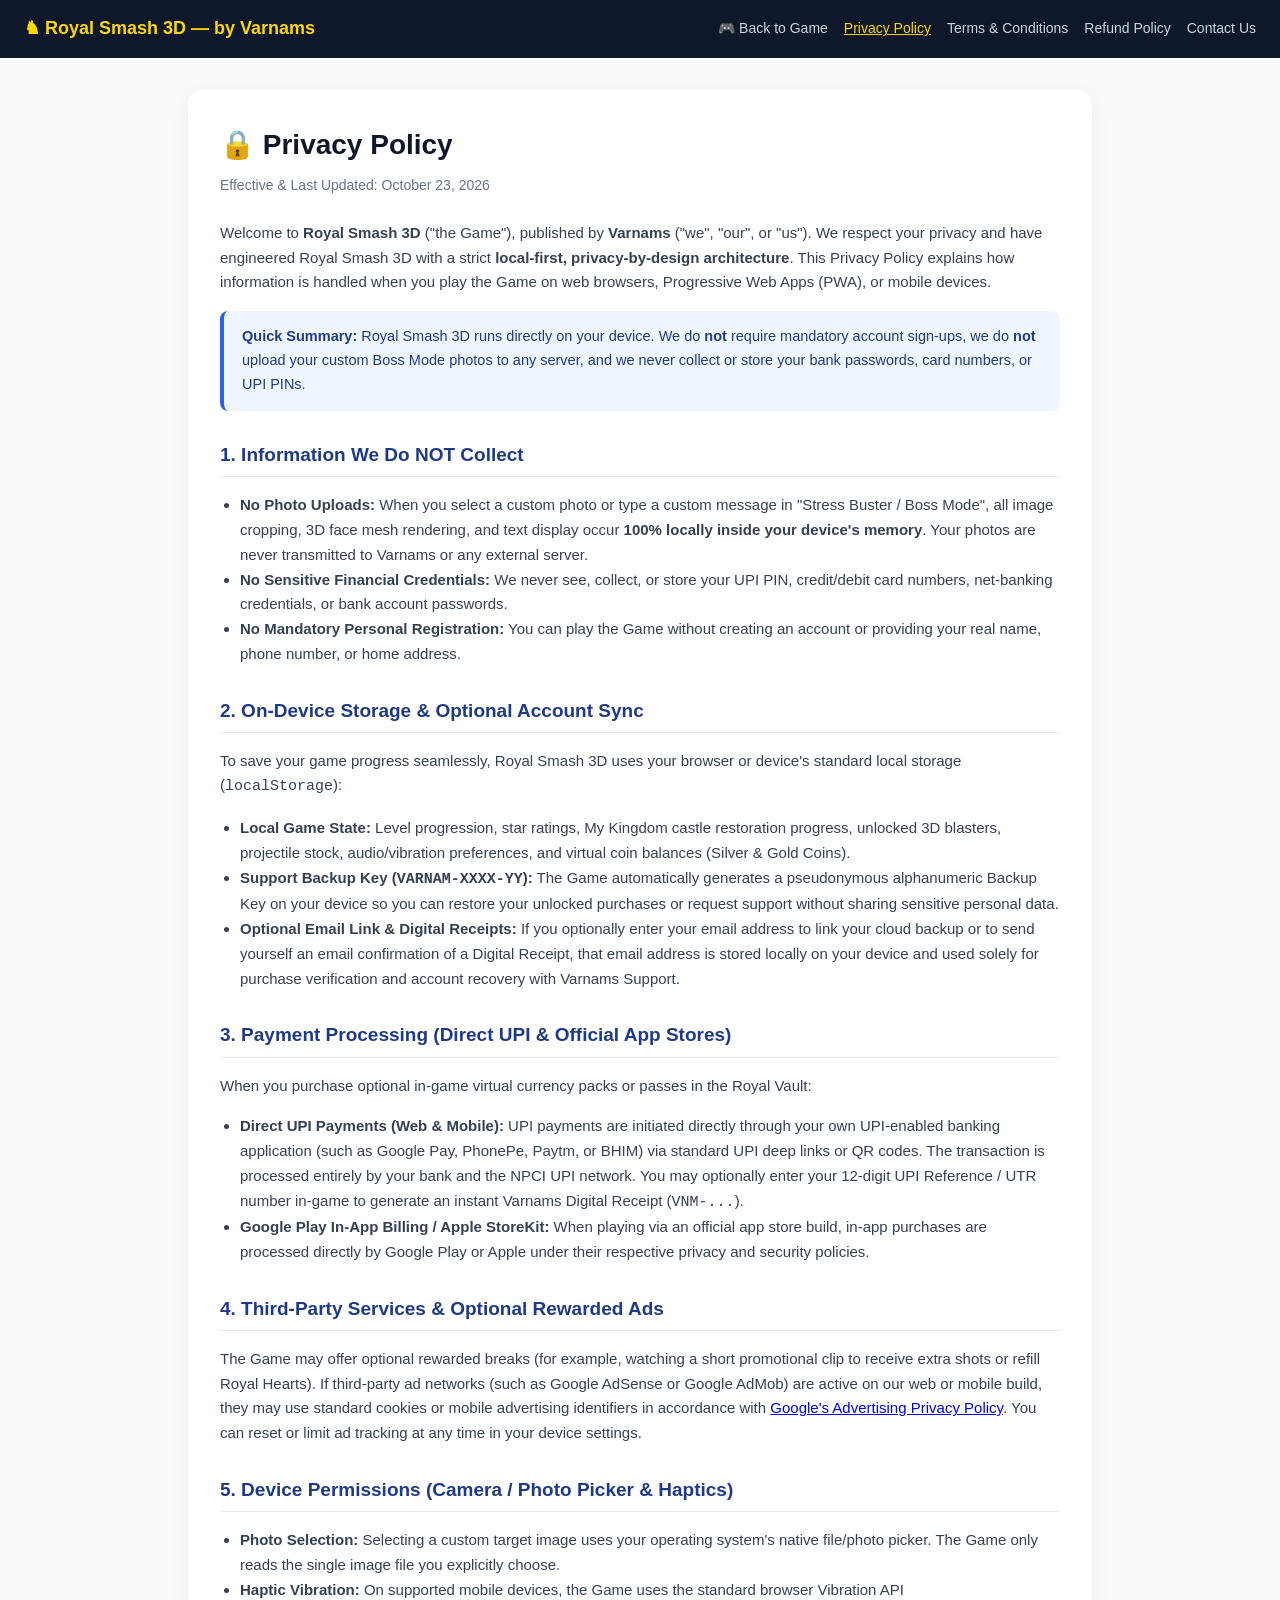
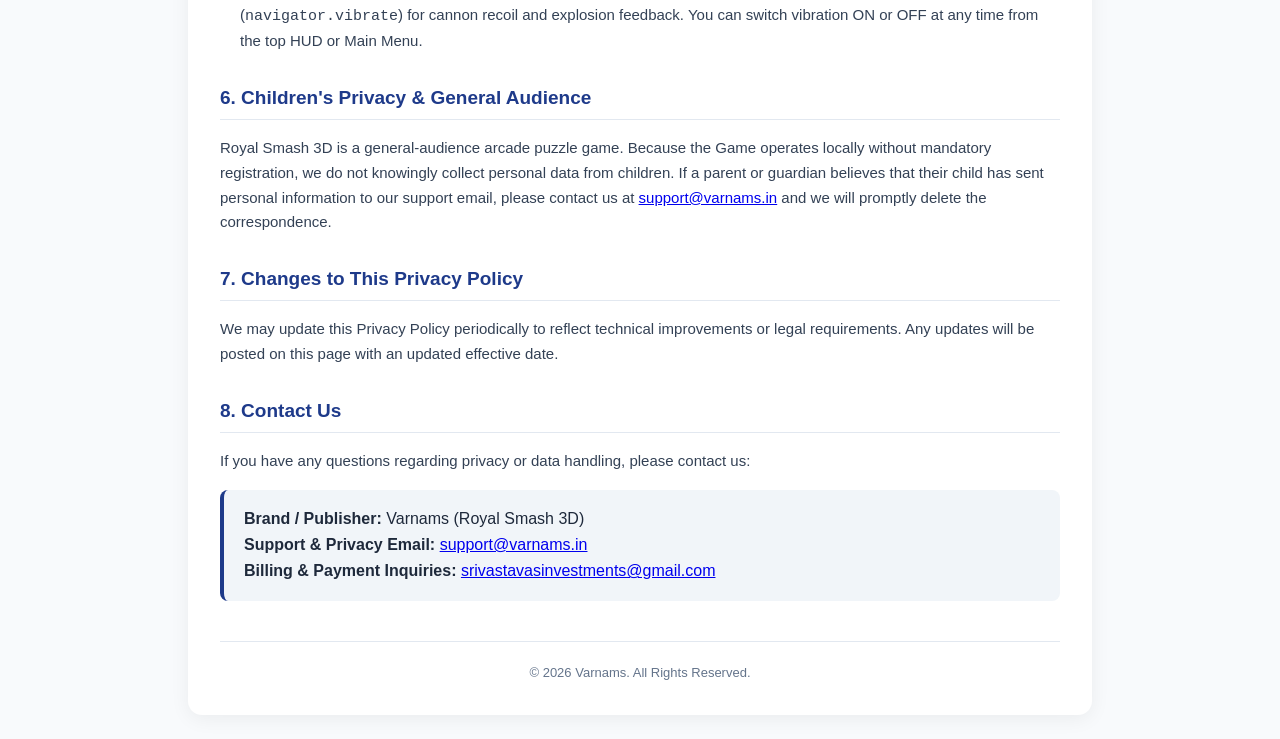
<file: royal-smash/privacy-policy.html>
<!DOCTYPE html>
<html lang="en">
<head>
  <meta charset="UTF-8">
  <meta name="viewport" content="width=device-width, initial-scale=1.0">
  <title>Privacy Policy — Royal Smash 3D | Varnams</title>
  <link rel="icon" type="image/svg+xml" href="assets/icon.svg">
  <style>
    body {
      font-family: -apple-system, BlinkMacSystemFont, 'Segoe UI', Roboto, Helvetica, Arial, sans-serif;
      line-height: 1.65;
      color: #1e293b;
      background-color: #f8fafc;
      margin: 0;
      padding: 0;
    }
    .nav-bar {
      background: #0f172a;
      color: #f8fafc;
      padding: 14px 24px;
      display: flex;
      justify-content: space-between;
      align-items: center;
      flex-wrap: wrap;
      gap: 12px;
    }
    .nav-brand {
      font-weight: 800;
      font-size: 18px;
      color: #ffd700;
      text-decoration: none;
    }
    .nav-links {
      display: flex;
      gap: 16px;
      font-size: 14px;
      flex-wrap: wrap;
    }
    .nav-links a {
      color: #cbd5e1;
      text-decoration: none;
    }
    .nav-links a:hover, .nav-links a.active {
      color: #ffd700;
      text-decoration: underline;
    }
    .container {
      max-width: 840px;
      margin: 32px auto;
      padding: 32px;
      background: #ffffff;
      border-radius: 14px;
      box-shadow: 0 4px 20px rgba(0, 0, 0, 0.06);
    }
    h1 {
      color: #0f172a;
      font-size: 28px;
      margin-top: 0;
      margin-bottom: 6px;
    }
    .last-updated {
      color: #64748b;
      font-size: 14px;
      margin-bottom: 24px;
    }
    h2 {
      color: #1e3a8a;
      font-size: 19px;
      margin-top: 28px;
      border-bottom: 1px solid #e2e8f0;
      padding-bottom: 6px;
    }
    p, li {
      font-size: 15px;
      color: #334155;
    }
    ul {
      padding-left: 20px;
    }
    .notice-box {
      background: #eff6ff;
      border-left: 4px solid #2563eb;
      padding: 14px 18px;
      border-radius: 8px;
      margin: 16px 0;
      font-size: 14.5px;
      color: #1e3a8a;
    }
    .contact-box {
      background: #f1f5f9;
      border-left: 4px solid #1e3a8a;
      padding: 16px 20px;
      border-radius: 8px;
      margin-top: 16px;
    }
    .footer {
      margin-top: 40px;
      padding-top: 20px;
      border-top: 1px solid #e2e8f0;
      text-align: center;
      font-size: 13px;
      color: #64748b;
    }
  </style>
</head>
<body>
  <nav class="nav-bar">
    <a href="index.html" class="nav-brand">♞ Royal Smash 3D — by Varnams</a>
    <div class="nav-links">
      <a href="index.html">🎮 Back to Game</a>
      <a href="privacy-policy.html" class="active">Privacy Policy</a>
      <a href="terms.html">Terms &amp; Conditions</a>
      <a href="refund-policy.html">Refund Policy</a>
      <a href="contact.html">Contact Us</a>
    </div>
  </nav>

  <div class="container">
    <h1>🔒 Privacy Policy</h1>
    <div class="last-updated">Effective &amp; Last Updated: October 23, 2026</div>

    <p>Welcome to <strong>Royal Smash 3D</strong> ("the Game"), published by <strong>Varnams</strong> ("we", "our", or "us"). We respect your privacy and have engineered Royal Smash 3D with a strict <strong>local-first, privacy-by-design architecture</strong>. This Privacy Policy explains how information is handled when you play the Game on web browsers, Progressive Web Apps (PWA), or mobile devices.</p>

    <div class="notice-box">
      <strong>Quick Summary:</strong> Royal Smash 3D runs directly on your device. We do <strong>not</strong> require mandatory account sign-ups, we do <strong>not</strong> upload your custom Boss Mode photos to any server, and we never collect or store your bank passwords, card numbers, or UPI PINs.
    </div>

    <h2>1. Information We Do NOT Collect</h2>
    <ul>
      <li><strong>No Photo Uploads:</strong> When you select a custom photo or type a custom message in "Stress Buster / Boss Mode", all image cropping, 3D face mesh rendering, and text display occur <strong>100% locally inside your device's memory</strong>. Your photos are never transmitted to Varnams or any external server.</li>
      <li><strong>No Sensitive Financial Credentials:</strong> We never see, collect, or store your UPI PIN, credit/debit card numbers, net-banking credentials, or bank account passwords.</li>
      <li><strong>No Mandatory Personal Registration:</strong> You can play the Game without creating an account or providing your real name, phone number, or home address.</li>
    </ul>

    <h2>2. On-Device Storage &amp; Optional Account Sync</h2>
    <p>To save your game progress seamlessly, Royal Smash 3D uses your browser or device's standard local storage (<code>localStorage</code>):</p>
    <ul>
      <li><strong>Local Game State:</strong> Level progression, star ratings, My Kingdom castle restoration progress, unlocked 3D blasters, projectile stock, audio/vibration preferences, and virtual coin balances (Silver &amp; Gold Coins).</li>
      <li><strong>Support Backup Key (<code>VARNAM-XXXX-YY</code>):</strong> The Game automatically generates a pseudonymous alphanumeric Backup Key on your device so you can restore your unlocked purchases or request support without sharing sensitive personal data.</li>
      <li><strong>Optional Email Link &amp; Digital Receipts:</strong> If you optionally enter your email address to link your cloud backup or to send yourself an email confirmation of a Digital Receipt, that email address is stored locally on your device and used solely for purchase verification and account recovery with Varnams Support.</li>
    </ul>

    <h2>3. Payment Processing (Direct UPI &amp; Official App Stores)</h2>
    <p>When you purchase optional in-game virtual currency packs or passes in the Royal Vault:</p>
    <ul>
      <li><strong>Direct UPI Payments (Web &amp; Mobile):</strong> UPI payments are initiated directly through your own UPI-enabled banking application (such as Google Pay, PhonePe, Paytm, or BHIM) via standard UPI deep links or QR codes. The transaction is processed entirely by your bank and the NPCI UPI network. You may optionally enter your 12-digit UPI Reference / UTR number in-game to generate an instant Varnams Digital Receipt (<code>VNM-...</code>).</li>
      <li><strong>Google Play In-App Billing / Apple StoreKit:</strong> When playing via an official app store build, in-app purchases are processed directly by Google Play or Apple under their respective privacy and security policies.</li>
    </ul>

    <h2>4. Third-Party Services &amp; Optional Rewarded Ads</h2>
    <p>The Game may offer optional rewarded breaks (for example, watching a short promotional clip to receive extra shots or refill Royal Hearts). If third-party ad networks (such as Google AdSense or Google AdMob) are active on our web or mobile build, they may use standard cookies or mobile advertising identifiers in accordance with <a href="https://policies.google.com/technologies/ads" target="_blank" rel="noopener">Google's Advertising Privacy Policy</a>. You can reset or limit ad tracking at any time in your device settings.</p>

    <h2>5. Device Permissions (Camera / Photo Picker &amp; Haptics)</h2>
    <ul>
      <li><strong>Photo Selection:</strong> Selecting a custom target image uses your operating system's native file/photo picker. The Game only reads the single image file you explicitly choose.</li>
      <li><strong>Haptic Vibration:</strong> On supported mobile devices, the Game uses the standard browser Vibration API (<code>navigator.vibrate</code>) for cannon recoil and explosion feedback. You can switch vibration ON or OFF at any time from the top HUD or Main Menu.</li>
    </ul>

    <h2>6. Children's Privacy &amp; General Audience</h2>
    <p>Royal Smash 3D is a general-audience arcade puzzle game. Because the Game operates locally without mandatory registration, we do not knowingly collect personal data from children. If a parent or guardian believes that their child has sent personal information to our support email, please contact us at <a href="mailto:support@varnams.in">support@varnams.in</a> and we will promptly delete the correspondence.</p>

    <h2>7. Changes to This Privacy Policy</h2>
    <p>We may update this Privacy Policy periodically to reflect technical improvements or legal requirements. Any updates will be posted on this page with an updated effective date.</p>

    <h2>8. Contact Us</h2>
    <p>If you have any questions regarding privacy or data handling, please contact us:</p>
    <div class="contact-box">
      <strong>Brand / Publisher:</strong> Varnams (Royal Smash 3D)<br>
      <strong>Support &amp; Privacy Email:</strong> <a href="mailto:support@varnams.in">support@varnams.in</a><br>
      <strong>Billing &amp; Payment Inquiries:</strong> <a href="mailto:srivastavasinvestments@gmail.com">srivastavasinvestments@gmail.com</a>
    </div>

    <div class="footer">
      &copy; 2026 Varnams. All Rights Reserved.
    </div>
  </div>
</body>
</html>
</file>
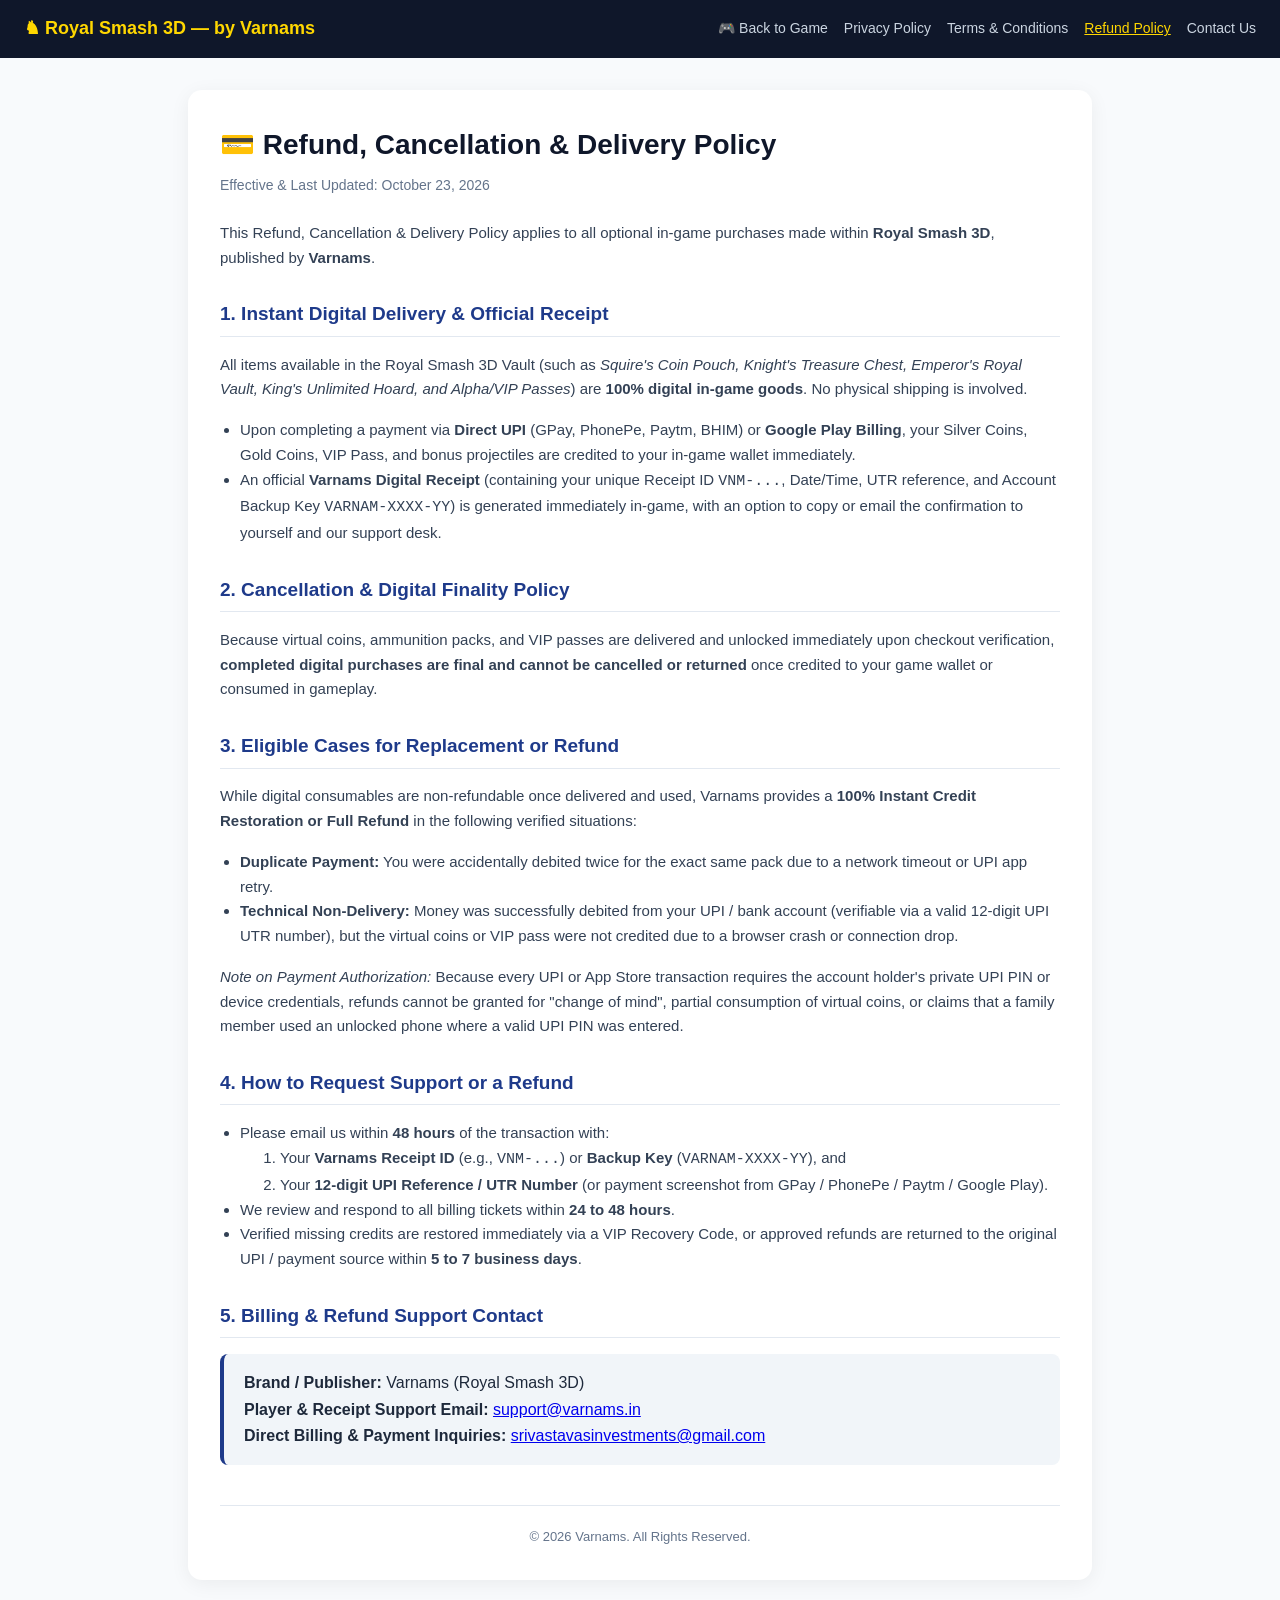
<file: royal-smash/refund-policy.html>
<!DOCTYPE html>
<html lang="en">
<head>
  <meta charset="UTF-8">
  <meta name="viewport" content="width=device-width, initial-scale=1.0">
  <title>Refund &amp; Cancellation Policy — Royal Smash 3D | Varnams</title>
  <link rel="icon" type="image/svg+xml" href="assets/icon.svg">
  <style>
    body {
      font-family: -apple-system, BlinkMacSystemFont, 'Segoe UI', Roboto, Helvetica, Arial, sans-serif;
      line-height: 1.65;
      color: #1e293b;
      background-color: #f8fafc;
      margin: 0;
      padding: 0;
    }
    .nav-bar {
      background: #0f172a;
      color: #f8fafc;
      padding: 14px 24px;
      display: flex;
      justify-content: space-between;
      align-items: center;
      flex-wrap: wrap;
      gap: 12px;
    }
    .nav-brand {
      font-weight: 800;
      font-size: 18px;
      color: #ffd700;
      text-decoration: none;
    }
    .nav-links {
      display: flex;
      gap: 16px;
      font-size: 14px;
      flex-wrap: wrap;
    }
    .nav-links a {
      color: #cbd5e1;
      text-decoration: none;
    }
    .nav-links a:hover, .nav-links a.active {
      color: #ffd700;
      text-decoration: underline;
    }
    .container {
      max-width: 840px;
      margin: 32px auto;
      padding: 32px;
      background: #ffffff;
      border-radius: 14px;
      box-shadow: 0 4px 20px rgba(0, 0, 0, 0.06);
    }
    h1 {
      color: #0f172a;
      font-size: 28px;
      margin-top: 0;
      margin-bottom: 6px;
    }
    .last-updated {
      color: #64748b;
      font-size: 14px;
      margin-bottom: 24px;
    }
    h2 {
      color: #1e3a8a;
      font-size: 19px;
      margin-top: 28px;
      border-bottom: 1px solid #e2e8f0;
      padding-bottom: 6px;
    }
    p, li {
      font-size: 15px;
      color: #334155;
    }
    ul {
      padding-left: 20px;
    }
    .contact-box {
      background: #f1f5f9;
      border-left: 4px solid #1e3a8a;
      padding: 16px 20px;
      border-radius: 8px;
      margin-top: 16px;
    }
    .footer {
      margin-top: 40px;
      padding-top: 20px;
      border-top: 1px solid #e2e8f0;
      text-align: center;
      font-size: 13px;
      color: #64748b;
    }
  </style>
</head>
<body>
  <nav class="nav-bar">
    <a href="index.html" class="nav-brand">♞ Royal Smash 3D — by Varnams</a>
    <div class="nav-links">
      <a href="index.html">🎮 Back to Game</a>
      <a href="privacy-policy.html">Privacy Policy</a>
      <a href="terms.html">Terms &amp; Conditions</a>
      <a href="refund-policy.html" class="active">Refund Policy</a>
      <a href="contact.html">Contact Us</a>
    </div>
  </nav>

  <div class="container">
    <h1>💳 Refund, Cancellation &amp; Delivery Policy</h1>
    <div class="last-updated">Effective &amp; Last Updated: October 23, 2026</div>

    <p>This Refund, Cancellation &amp; Delivery Policy applies to all optional in-game purchases made within <strong>Royal Smash 3D</strong>, published by <strong>Varnams</strong>.</p>

    <h2>1. Instant Digital Delivery &amp; Official Receipt</h2>
    <p>All items available in the Royal Smash 3D Vault (such as <em>Squire's Coin Pouch, Knight's Treasure Chest, Emperor's Royal Vault, King's Unlimited Hoard, and Alpha/VIP Passes</em>) are <strong>100% digital in-game goods</strong>. No physical shipping is involved.</p>
    <ul>
      <li>Upon completing a payment via <strong>Direct UPI</strong> (GPay, PhonePe, Paytm, BHIM) or <strong>Google Play Billing</strong>, your Silver Coins, Gold Coins, VIP Pass, and bonus projectiles are credited to your in-game wallet immediately.</li>
      <li>An official <strong>Varnams Digital Receipt</strong> (containing your unique Receipt ID <code>VNM-...</code>, Date/Time, UTR reference, and Account Backup Key <code>VARNAM-XXXX-YY</code>) is generated immediately in-game, with an option to copy or email the confirmation to yourself and our support desk.</li>
    </ul>

    <h2>2. Cancellation &amp; Digital Finality Policy</h2>
    <p>Because virtual coins, ammunition packs, and VIP passes are delivered and unlocked immediately upon checkout verification, <strong>completed digital purchases are final and cannot be cancelled or returned</strong> once credited to your game wallet or consumed in gameplay.</p>

    <h2>3. Eligible Cases for Replacement or Refund</h2>
    <p>While digital consumables are non-refundable once delivered and used, Varnams provides a <strong>100% Instant Credit Restoration or Full Refund</strong> in the following verified situations:</p>
    <ul>
      <li><strong>Duplicate Payment:</strong> You were accidentally debited twice for the exact same pack due to a network timeout or UPI app retry.</li>
      <li><strong>Technical Non-Delivery:</strong> Money was successfully debited from your UPI / bank account (verifiable via a valid 12-digit UPI UTR number), but the virtual coins or VIP pass were not credited due to a browser crash or connection drop.</li>
    </ul>
    <p><em>Note on Payment Authorization:</em> Because every UPI or App Store transaction requires the account holder's private UPI PIN or device credentials, refunds cannot be granted for "change of mind", partial consumption of virtual coins, or claims that a family member used an unlocked phone where a valid UPI PIN was entered.</p>

    <h2>4. How to Request Support or a Refund</h2>
    <ul>
      <li>Please email us within <strong>48 hours</strong> of the transaction with:
        <ol>
          <li>Your <strong>Varnams Receipt ID</strong> (e.g., <code>VNM-...</code>) or <strong>Backup Key</strong> (<code>VARNAM-XXXX-YY</code>), and</li>
          <li>Your <strong>12-digit UPI Reference / UTR Number</strong> (or payment screenshot from GPay / PhonePe / Paytm / Google Play).</li>
        </ol>
      </li>
      <li>We review and respond to all billing tickets within <strong>24 to 48 hours</strong>.</li>
      <li>Verified missing credits are restored immediately via a VIP Recovery Code, or approved refunds are returned to the original UPI / payment source within <strong>5 to 7 business days</strong>.</li>
    </ul>

    <h2>5. Billing &amp; Refund Support Contact</h2>
    <div class="contact-box">
      <strong>Brand / Publisher:</strong> Varnams (Royal Smash 3D)<br>
      <strong>Player &amp; Receipt Support Email:</strong> <a href="mailto:support@varnams.in">support@varnams.in</a><br>
      <strong>Direct Billing &amp; Payment Inquiries:</strong> <a href="mailto:srivastavasinvestments@gmail.com">srivastavasinvestments@gmail.com</a>
    </div>

    <div class="footer">
      &copy; 2026 Varnams. All Rights Reserved.
    </div>
  </div>
</body>
</html>
</file>
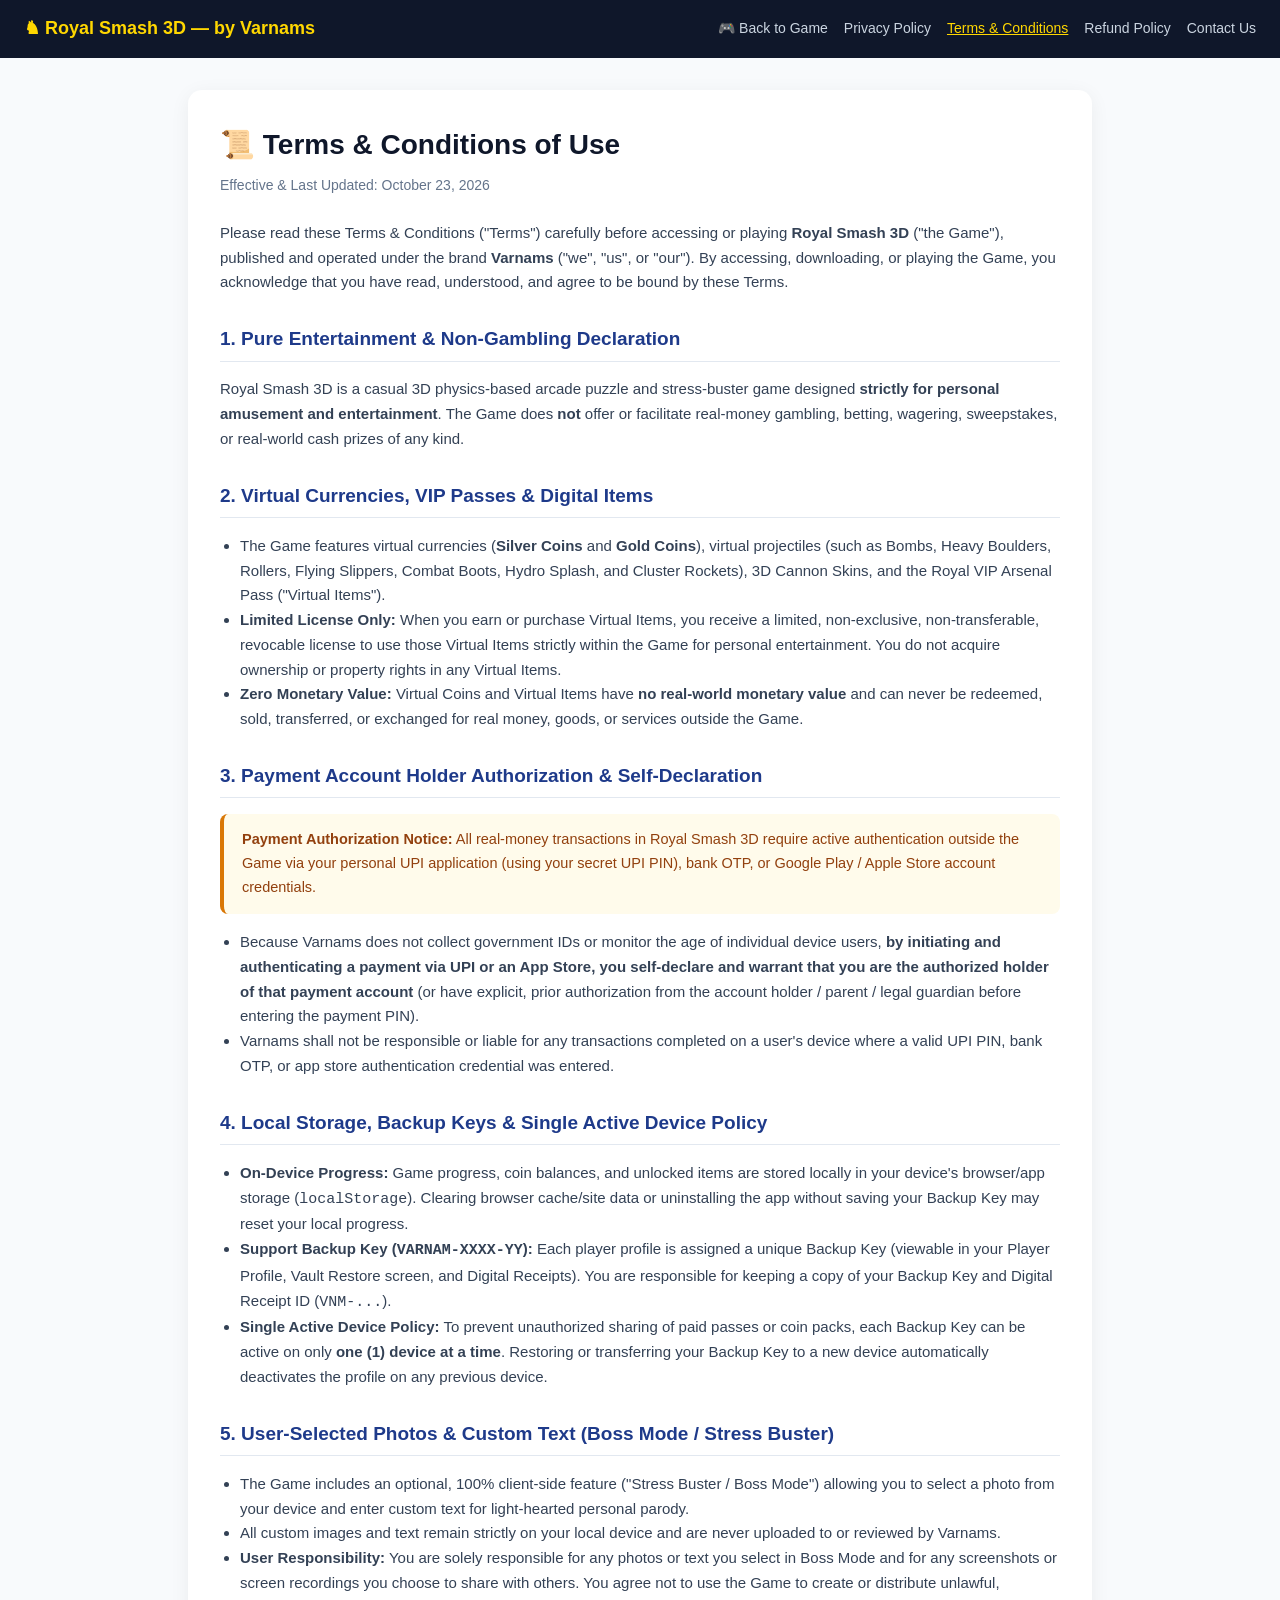
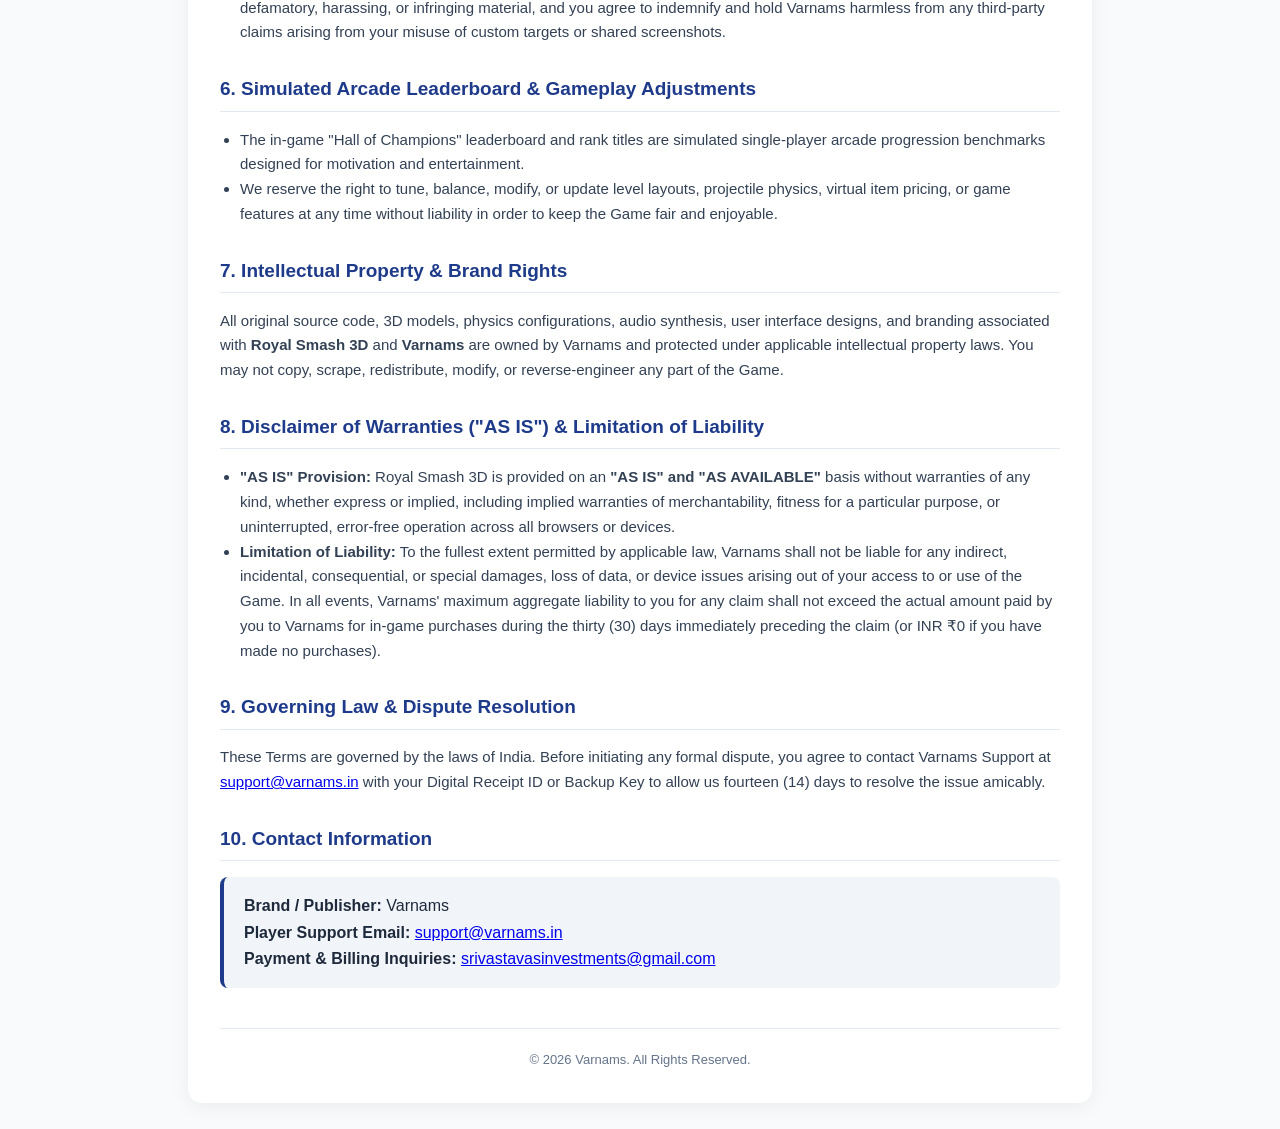
<file: royal-smash/terms.html>
<!DOCTYPE html>
<html lang="en">
<head>
  <meta charset="UTF-8">
  <meta name="viewport" content="width=device-width, initial-scale=1.0">
  <title>Terms &amp; Conditions — Royal Smash 3D | Varnams</title>
  <link rel="icon" type="image/svg+xml" href="assets/icon.svg">
  <style>
    body {
      font-family: -apple-system, BlinkMacSystemFont, 'Segoe UI', Roboto, Helvetica, Arial, sans-serif;
      line-height: 1.65;
      color: #1e293b;
      background-color: #f8fafc;
      margin: 0;
      padding: 0;
    }
    .nav-bar {
      background: #0f172a;
      color: #f8fafc;
      padding: 14px 24px;
      display: flex;
      justify-content: space-between;
      align-items: center;
      flex-wrap: wrap;
      gap: 12px;
    }
    .nav-brand {
      font-weight: 800;
      font-size: 18px;
      color: #ffd700;
      text-decoration: none;
    }
    .nav-links {
      display: flex;
      gap: 16px;
      font-size: 14px;
      flex-wrap: wrap;
    }
    .nav-links a {
      color: #cbd5e1;
      text-decoration: none;
    }
    .nav-links a:hover, .nav-links a.active {
      color: #ffd700;
      text-decoration: underline;
    }
    .container {
      max-width: 840px;
      margin: 32px auto;
      padding: 32px;
      background: #ffffff;
      border-radius: 14px;
      box-shadow: 0 4px 20px rgba(0, 0, 0, 0.06);
    }
    h1 {
      color: #0f172a;
      font-size: 28px;
      margin-top: 0;
      margin-bottom: 6px;
    }
    .last-updated {
      color: #64748b;
      font-size: 14px;
      margin-bottom: 24px;
    }
    h2 {
      color: #1e3a8a;
      font-size: 19px;
      margin-top: 28px;
      border-bottom: 1px solid #e2e8f0;
      padding-bottom: 6px;
    }
    p, li {
      font-size: 15px;
      color: #334155;
    }
    ul {
      padding-left: 20px;
    }
    .warning-box {
      background: #fffbeb;
      border-left: 4px solid #d97706;
      padding: 14px 18px;
      border-radius: 8px;
      margin: 16px 0;
      font-size: 14.5px;
      color: #92400e;
    }
    .contact-box {
      background: #f1f5f9;
      border-left: 4px solid #1e3a8a;
      padding: 16px 20px;
      border-radius: 8px;
      margin-top: 16px;
    }
    .footer {
      margin-top: 40px;
      padding-top: 20px;
      border-top: 1px solid #e2e8f0;
      text-align: center;
      font-size: 13px;
      color: #64748b;
    }
  </style>
</head>
<body>
  <nav class="nav-bar">
    <a href="index.html" class="nav-brand">♞ Royal Smash 3D — by Varnams</a>
    <div class="nav-links">
      <a href="index.html">🎮 Back to Game</a>
      <a href="privacy-policy.html">Privacy Policy</a>
      <a href="terms.html" class="active">Terms &amp; Conditions</a>
      <a href="refund-policy.html">Refund Policy</a>
      <a href="contact.html">Contact Us</a>
    </div>
  </nav>

  <div class="container">
    <h1>📜 Terms &amp; Conditions of Use</h1>
    <div class="last-updated">Effective &amp; Last Updated: October 23, 2026</div>

    <p>Please read these Terms &amp; Conditions ("Terms") carefully before accessing or playing <strong>Royal Smash 3D</strong> ("the Game"), published and operated under the brand <strong>Varnams</strong> ("we", "us", or "our"). By accessing, downloading, or playing the Game, you acknowledge that you have read, understood, and agree to be bound by these Terms.</p>

    <h2>1. Pure Entertainment &amp; Non-Gambling Declaration</h2>
    <p>Royal Smash 3D is a casual 3D physics-based arcade puzzle and stress-buster game designed <strong>strictly for personal amusement and entertainment</strong>. The Game does <strong>not</strong> offer or facilitate real-money gambling, betting, wagering, sweepstakes, or real-world cash prizes of any kind.</p>

    <h2>2. Virtual Currencies, VIP Passes &amp; Digital Items</h2>
    <ul>
      <li>The Game features virtual currencies (<strong>Silver Coins</strong> and <strong>Gold Coins</strong>), virtual projectiles (such as Bombs, Heavy Boulders, Rollers, Flying Slippers, Combat Boots, Hydro Splash, and Cluster Rockets), 3D Cannon Skins, and the Royal VIP Arsenal Pass ("Virtual Items").</li>
      <li><strong>Limited License Only:</strong> When you earn or purchase Virtual Items, you receive a limited, non-exclusive, non-transferable, revocable license to use those Virtual Items strictly within the Game for personal entertainment. You do not acquire ownership or property rights in any Virtual Items.</li>
      <li><strong>Zero Monetary Value:</strong> Virtual Coins and Virtual Items have <strong>no real-world monetary value</strong> and can never be redeemed, sold, transferred, or exchanged for real money, goods, or services outside the Game.</li>
    </ul>

    <h2>3. Payment Account Holder Authorization &amp; Self-Declaration</h2>
    <div class="warning-box">
      <strong>Payment Authorization Notice:</strong> All real-money transactions in Royal Smash 3D require active authentication outside the Game via your personal UPI application (using your secret UPI PIN), bank OTP, or Google Play / Apple Store account credentials.
    </div>
    <ul>
      <li>Because Varnams does not collect government IDs or monitor the age of individual device users, <strong>by initiating and authenticating a payment via UPI or an App Store, you self-declare and warrant that you are the authorized holder of that payment account</strong> (or have explicit, prior authorization from the account holder / parent / legal guardian before entering the payment PIN).</li>
      <li>Varnams shall not be responsible or liable for any transactions completed on a user's device where a valid UPI PIN, bank OTP, or app store authentication credential was entered.</li>
    </ul>

    <h2>4. Local Storage, Backup Keys &amp; Single Active Device Policy</h2>
    <ul>
      <li><strong>On-Device Progress:</strong> Game progress, coin balances, and unlocked items are stored locally in your device's browser/app storage (<code>localStorage</code>). Clearing browser cache/site data or uninstalling the app without saving your Backup Key may reset your local progress.</li>
      <li><strong>Support Backup Key (<code>VARNAM-XXXX-YY</code>):</strong> Each player profile is assigned a unique Backup Key (viewable in your Player Profile, Vault Restore screen, and Digital Receipts). You are responsible for keeping a copy of your Backup Key and Digital Receipt ID (<code>VNM-...</code>).</li>
      <li><strong>Single Active Device Policy:</strong> To prevent unauthorized sharing of paid passes or coin packs, each Backup Key can be active on only <strong>one (1) device at a time</strong>. Restoring or transferring your Backup Key to a new device automatically deactivates the profile on any previous device.</li>
    </ul>

    <h2>5. User-Selected Photos &amp; Custom Text (Boss Mode / Stress Buster)</h2>
    <ul>
      <li>The Game includes an optional, 100% client-side feature ("Stress Buster / Boss Mode") allowing you to select a photo from your device and enter custom text for light-hearted personal parody.</li>
      <li>All custom images and text remain strictly on your local device and are never uploaded to or reviewed by Varnams.</li>
      <li><strong>User Responsibility:</strong> You are solely responsible for any photos or text you select in Boss Mode and for any screenshots or screen recordings you choose to share with others. You agree not to use the Game to create or distribute unlawful, defamatory, harassing, or infringing material, and you agree to indemnify and hold Varnams harmless from any third-party claims arising from your misuse of custom targets or shared screenshots.</li>
    </ul>

    <h2>6. Simulated Arcade Leaderboard &amp; Gameplay Adjustments</h2>
    <ul>
      <li>The in-game "Hall of Champions" leaderboard and rank titles are simulated single-player arcade progression benchmarks designed for motivation and entertainment.</li>
      <li>We reserve the right to tune, balance, modify, or update level layouts, projectile physics, virtual item pricing, or game features at any time without liability in order to keep the Game fair and enjoyable.</li>
    </ul>

    <h2>7. Intellectual Property &amp; Brand Rights</h2>
    <p>All original source code, 3D models, physics configurations, audio synthesis, user interface designs, and branding associated with <strong>Royal Smash 3D</strong> and <strong>Varnams</strong> are owned by Varnams and protected under applicable intellectual property laws. You may not copy, scrape, redistribute, modify, or reverse-engineer any part of the Game.</p>

    <h2>8. Disclaimer of Warranties ("AS IS") &amp; Limitation of Liability</h2>
    <ul>
      <li><strong>"AS IS" Provision:</strong> Royal Smash 3D is provided on an <strong>"AS IS" and "AS AVAILABLE"</strong> basis without warranties of any kind, whether express or implied, including implied warranties of merchantability, fitness for a particular purpose, or uninterrupted, error-free operation across all browsers or devices.</li>
      <li><strong>Limitation of Liability:</strong> To the fullest extent permitted by applicable law, Varnams shall not be liable for any indirect, incidental, consequential, or special damages, loss of data, or device issues arising out of your access to or use of the Game. In all events, Varnams' maximum aggregate liability to you for any claim shall not exceed the actual amount paid by you to Varnams for in-game purchases during the thirty (30) days immediately preceding the claim (or INR ₹0 if you have made no purchases).</li>
    </ul>

    <h2>9. Governing Law &amp; Dispute Resolution</h2>
    <p>These Terms are governed by the laws of India. Before initiating any formal dispute, you agree to contact Varnams Support at <a href="mailto:support@varnams.in">support@varnams.in</a> with your Digital Receipt ID or Backup Key to allow us fourteen (14) days to resolve the issue amicably.</p>

    <h2>10. Contact Information</h2>
    <div class="contact-box">
      <strong>Brand / Publisher:</strong> Varnams<br>
      <strong>Player Support Email:</strong> <a href="mailto:support@varnams.in">support@varnams.in</a><br>
      <strong>Payment &amp; Billing Inquiries:</strong> <a href="mailto:srivastavasinvestments@gmail.com">srivastavasinvestments@gmail.com</a>
    </div>

    <div class="footer">
      &copy; 2026 Varnams. All Rights Reserved.
    </div>
  </div>
</body>
</html>
</file>
<file: css/portal.css>
/* ==========================================================================
   VARNAMS INTERACTIVE — CSS STYLESHEET
   Sovereign Gaming King Aesthetic (Royal Gold, Obsidian, Hyper Cyan)
   ========================================================================== */

:root {
  /* Royal Palette */
  --bg-primary: #06080d;
  --bg-secondary: #0b0e17;
  --bg-tertiary: #131826;
  --bg-card: rgba(16, 21, 36, 0.75);
  --bg-glass-nav: rgba(8, 10, 16, 0.88);
  --bg-dossier: #0c101d;

  /* Sovereign Accents */
  --royal-gold: #f59e0b;
  --royal-gold-light: #fbbf24;
  --royal-gold-glow: rgba(245, 158, 11, 0.35);
  --royal-amber: #d97706;

  --hyper-cyan: #00f2fe;
  --hyper-cyan-glow: rgba(0, 242, 254, 0.35);
  --royal-purple: #8b5cf6;
  --royal-crimson: #ef4444;
  --royal-emerald: #10b981;

  --text-main: #f8fafc;
  --text-muted: #94a3b8;
  --text-dim: #64748b;
  --text-gold: #fbbf24;

  --border-subtle: rgba(255, 255, 255, 0.08);
  --border-gold: rgba(245, 158, 11, 0.35);
  --border-cyan: rgba(0, 242, 254, 0.35);

  --gradient-gold: linear-gradient(135deg, #fbbf24 0%, #f59e0b 50%, #d97706 100%);
  --gradient-neon: linear-gradient(135deg, #00f2fe 0%, #3b82f6 50%, #8b5cf6 100%);
  --gradient-royal: linear-gradient(135deg, #fbbf24 0%, #8b5cf6 50%, #00f2fe 100%);
  --gradient-dark: linear-gradient(180deg, rgba(245, 158, 11, 0.04) 0%, rgba(0, 0, 0, 0) 100%);

  /* Typography */
  --font-sans: 'Space Grotesk', -apple-system, BlinkMacSystemFont, 'Segoe UI', Roboto, sans-serif;
  --font-mono: 'JetBrains Mono', ui-monospace, Menlo, Monaco, Consolas, monospace;

  /* Elevation */
  --shadow-sm: 0 4px 12px rgba(0, 0, 0, 0.45);
  --shadow-md: 0 8px 28px rgba(0, 0, 0, 0.6);
  --shadow-gold: 0 0 25px rgba(245, 158, 11, 0.25);
  --shadow-cyan: 0 0 25px rgba(0, 242, 254, 0.25);

  --ease-spring: cubic-bezier(0.16, 1, 0.3, 1);
  --duration-fast: 150ms;
  --duration-normal: 250ms;

  --max-width: 1360px;
  --radius-sm: 8px;
  --radius-md: 14px;
  --radius-lg: 20px;
  --radius-full: 9999px;
}

[data-theme="light"] {
  --bg-primary: #f8fafc;
  --bg-secondary: #edf2f7;
  --bg-tertiary: #e2e8f0;
  --bg-card: rgba(255, 255, 255, 0.92);
  --bg-glass-nav: rgba(255, 255, 255, 0.94);
  --bg-dossier: #f1f5f9;

  --text-main: #090d16;
  --text-muted: #475569;
  --text-dim: #94a3b8;
  --text-gold: #b45309;

  --border-subtle: rgba(0, 0, 0, 0.1);
  --border-gold: rgba(217, 119, 6, 0.4);
  --border-cyan: rgba(2, 132, 199, 0.4);

  --shadow-sm: 0 4px 12px rgba(0, 0, 0, 0.06);
  --shadow-md: 0 8px 28px rgba(0, 0, 0, 0.1);
  --shadow-gold: 0 0 20px rgba(217, 119, 6, 0.15);
}

/* THEME 1: CYBER-SOVEREIGN (Obsidian, Royal Gold, Cyber Cyan, Violet Circuit) */
[data-theme="cyber-sovereign"], [data-theme="dark"] {
  --bg-primary: #06080d;
  --bg-secondary: #0b0e17;
  --bg-tertiary: #131826;
  --bg-card: rgba(16, 21, 36, 0.78);
  --bg-glass-nav: rgba(8, 10, 16, 0.9);
  --bg-dossier: #0c101d;

  --royal-gold: #f59e0b;
  --royal-gold-light: #fbbf24;
  --royal-gold-glow: rgba(245, 158, 11, 0.4);
  --royal-amber: #d97706;

  --hyper-cyan: #00f2fe;
  --hyper-cyan-glow: rgba(0, 242, 254, 0.4);
  --royal-purple: #8b5cf6;

  --text-main: #f8fafc;
  --text-muted: #94a3b8;
  --text-dim: #64748b;
  --text-gold: #fbbf24;

  --border-subtle: rgba(255, 255, 255, 0.08);
  --border-gold: rgba(245, 158, 11, 0.4);
  --border-cyan: rgba(0, 242, 254, 0.4);

  --gradient-gold: linear-gradient(135deg, #fbbf24 0%, #f59e0b 50%, #d97706 100%);
  --gradient-neon: linear-gradient(135deg, #00f2fe 0%, #3b82f6 50%, #8b5cf6 100%);
  --gradient-royal: linear-gradient(135deg, #fbbf24 0%, #8b5cf6 50%, #00f2fe 100%);
}

/* THEME 2: IMPERIAL ROYAL (Velvet Midnight Navy, 24K Solid Gold, Amber Embers) */
[data-theme="imperial-gold"] {
  --bg-primary: #050814;
  --bg-secondary: #0a0f24;
  --bg-tertiary: #111a3b;
  --bg-card: rgba(17, 26, 59, 0.82);
  --bg-glass-nav: rgba(7, 11, 26, 0.92);
  --bg-dossier: #0d1430;

  --royal-gold: #ffd700;
  --royal-gold-light: #ffe55c;
  --royal-gold-glow: rgba(255, 215, 0, 0.5);
  --royal-amber: #f59e0b;

  --hyper-cyan: #e2b340;
  --hyper-cyan-glow: rgba(226, 179, 64, 0.35);
  --royal-purple: #a855f7;

  --text-main: #fffdf5;
  --text-muted: #cbd5e1;
  --text-dim: #94a3b8;
  --text-gold: #ffd700;

  --border-subtle: rgba(255, 215, 0, 0.15);
  --border-gold: rgba(255, 215, 0, 0.5);
  --border-cyan: rgba(255, 215, 0, 0.35);

  --gradient-gold: linear-gradient(135deg, #ffe55c 0%, #ffd700 50%, #b8860b 100%);
  --gradient-neon: linear-gradient(135deg, #ffd700 0%, #f59e0b 50%, #ea580c 100%);
  --gradient-royal: linear-gradient(135deg, #ffd700 0%, #d97706 50%, #7c2d12 100%);
}

/* THEME 3: GALACTIC NEBULA (Cosmic Purple, Stellar Violet, Radiant Magenta & Starlight) */
[data-theme="galactic-nebula"] {
  --bg-primary: #0a0614;
  --bg-secondary: #120b24;
  --bg-tertiary: #1c1038;
  --bg-card: rgba(28, 16, 56, 0.8);
  --bg-glass-nav: rgba(12, 7, 26, 0.92);
  --bg-dossier: #160c2e;

  --royal-gold: #c084fc;
  --royal-gold-light: #e879f9;
  --royal-gold-glow: rgba(192, 132, 252, 0.45);
  --royal-amber: #a855f7;

  --hyper-cyan: #38bdf8;
  --hyper-cyan-glow: rgba(56, 189, 248, 0.4);
  --royal-purple: #c084fc;

  --text-main: #faf5ff;
  --text-muted: #d8b4fe;
  --text-dim: #a855f7;
  --text-gold: #f472b6;

  --border-subtle: rgba(192, 132, 252, 0.16);
  --border-gold: rgba(192, 132, 252, 0.45);
  --border-cyan: rgba(56, 189, 248, 0.45);

  --gradient-gold: linear-gradient(135deg, #f472b6 0%, #c084fc 50%, #818cf8 100%);
  --gradient-neon: linear-gradient(135deg, #38bdf8 0%, #a855f7 50%, #ec4899 100%);
  --gradient-royal: linear-gradient(135deg, #e879f9 0%, #818cf8 50%, #38bdf8 100%);
}

/* THEME 4: MINIMALIST TITANIUM (Brushed Carbon, Steel Chrome, Electric Azure) */
[data-theme="minimalist-titanium"] {
  --bg-primary: #0c0d10;
  --bg-secondary: #13151b;
  --bg-tertiary: #1b1e26;
  --bg-card: rgba(24, 28, 38, 0.82);
  --bg-glass-nav: rgba(13, 15, 20, 0.92);
  --bg-dossier: #151821;

  --royal-gold: #60a5fa;
  --royal-gold-light: #93c5fd;
  --royal-gold-glow: rgba(96, 165, 250, 0.4);
  --royal-amber: #3b82f6;

  --hyper-cyan: #38bdf8;
  --hyper-cyan-glow: rgba(56, 189, 248, 0.4);
  --royal-purple: #818cf8;

  --text-main: #f1f5f9;
  --text-muted: #94a3b8;
  --text-dim: #64748b;
  --text-gold: #93c5fd;

  --border-subtle: rgba(148, 163, 184, 0.14);
  --border-gold: rgba(96, 165, 250, 0.45);
  --border-cyan: rgba(56, 189, 248, 0.45);

  --gradient-gold: linear-gradient(135deg, #93c5fd 0%, #60a5fa 50%, #3b82f6 100%);
  --gradient-neon: linear-gradient(135deg, #38bdf8 0%, #60a5fa 50%, #94a3b8 100%);
  --gradient-royal: linear-gradient(135deg, #e2e8f0 0%, #60a5fa 50%, #0284c7 100%);
}

*, *::before, *::after {
  box-sizing: border-box;
  margin: 0;
  padding: 0;
}

html {
  scroll-behavior: smooth;
  color-scheme: dark;
}

body {
  font-family: var(--font-sans);
  background-color: var(--bg-primary);
  color: var(--text-main);
  line-height: 1.6;
  overflow-x: hidden;
  min-height: 100vh;
  position: relative;
  -webkit-font-smoothing: antialiased;
}

/* Background Canvas */
#ambient-canvas {
  position: fixed;
  top: 0;
  left: 0;
  width: 100vw;
  height: 100vh;
  pointer-events: none;
  z-index: 0;
  opacity: 0.55;
}

/* ==========================================================================
   NAVIGATION
   ========================================================================== */
.site-header {
  position: sticky;
  top: 0;
  z-index: 100;
  backdrop-filter: blur(20px);
  -webkit-backdrop-filter: blur(20px);
  background: var(--bg-glass-nav);
  border-bottom: 1px solid var(--border-subtle);
  transition: all var(--duration-normal) var(--ease-spring);
}

.nav-container {
  max-width: var(--max-width);
  margin: 0 auto;
  padding: 0.9rem 1.8rem;
  display: flex;
  align-items: center;
  justify-content: space-between;
  gap: 1.5rem;
}

.brand-logo {
  display: flex;
  align-items: center;
  gap: 0.85rem;
  text-decoration: none;
  color: var(--text-main);
}

.logo-crest {
  width: 42px;
  height: 42px;
  border-radius: var(--radius-sm);
  background: var(--gradient-gold);
  display: grid;
  place-items: center;
  font-size: 1.4rem;
  box-shadow: var(--shadow-gold);
  border: 1px solid var(--royal-gold-light);
}

.brand-crest-img {
  width: 44px;
  height: 44px;
  border-radius: var(--radius-sm);
  object-fit: cover;
  box-shadow: var(--shadow-gold);
  border: 1px solid var(--border-gold);
  transition: transform var(--duration-fast) ease, box-shadow var(--duration-fast) ease;
  animation: crestIridescentBreathing 4s ease-in-out infinite;
}

@keyframes crestIridescentBreathing {
  0%, 100% {
    box-shadow: 0 0 14px rgba(245, 158, 11, 0.35);
    border-color: rgba(245, 158, 11, 0.4);
    transform: translateY(0);
  }
  50% {
    box-shadow: 0 0 22px rgba(0, 240, 255, 0.45);
    border-color: rgba(0, 240, 255, 0.6);
    transform: translateY(-2px);
  }
}

.brand-logo:hover .brand-crest-img {
  transform: scale(1.08) translateY(-2px);
  box-shadow: 0 0 28px rgba(0, 240, 255, 0.6);
}

.brand-text {
  display: flex;
  flex-direction: column;
}

.brand-title {
  font-size: 1.25rem;
  font-weight: 900;
  line-height: 1.1;
  letter-spacing: -0.02em;
  background: var(--gradient-gold);
  -webkit-background-clip: text;
  -webkit-text-fill-color: transparent;
}

.brand-sub {
  font-family: var(--font-mono);
  font-size: 0.65rem;
  color: var(--hyper-cyan);
  text-transform: uppercase;
  letter-spacing: 0.12em;
  font-weight: 700;
}

.nav-links {
  display: flex;
  align-items: center;
  gap: 0.4rem;
  list-style: none;
}

.nav-link {
  text-decoration: none;
  color: var(--text-muted);
  font-size: 0.92rem;
  font-weight: 600;
  padding: 0.45rem 0.95rem;
  border-radius: var(--radius-full);
  transition: all var(--duration-fast) ease;
}

.nav-link:hover, .nav-link:focus-visible {
  color: var(--royal-gold-light);
  background: rgba(245, 158, 11, 0.08);
}

.nav-actions {
  display: flex;
  align-items: center;
  gap: 0.75rem;
}

.btn-icon {
  background: var(--bg-tertiary);
  border: 1px solid var(--border-subtle);
  color: var(--text-muted);
  width: 40px;
  height: 40px;
  border-radius: var(--radius-sm);
  display: grid;
  place-items: center;
  cursor: pointer;
  font-size: 1.1rem;
  transition: all var(--duration-fast) ease;
}

.btn-icon:hover {
  color: var(--royal-gold);
  border-color: var(--border-gold);
  box-shadow: var(--shadow-gold);
  transform: translateY(-2px);
}

/* ==========================================================================
   HERO SECTION & COUNTDOWN
   ========================================================================== */
.hero-section {
  position: relative;
  z-index: 1;
  padding: 4.5rem 1.8rem 3.5rem;
  max-width: var(--max-width);
  margin: 0 auto;
  display: grid;
  grid-template-columns: 1.15fr 0.95fr;
  align-items: center;
  gap: 3.5rem;
  min-height: 82vh;
}

.royal-pill {
  display: inline-flex;
  align-items: center;
  gap: 0.6rem;
  padding: 0.4rem 1rem;
  border-radius: var(--radius-full);
  background: rgba(245, 158, 11, 0.08);
  border: 1px solid var(--border-gold);
  font-family: var(--font-mono);
  font-size: 0.8rem;
  color: var(--royal-gold-light);
  margin-bottom: 1.4rem;
  box-shadow: 0 0 15px rgba(245, 158, 11, 0.12);
}

.pulse-crown {
  font-size: 0.95rem;
  animation: pulse-glow 2s infinite ease-in-out;
}

@keyframes pulse-glow {
  0% { transform: scale(0.95); opacity: 0.8; }
  50% { transform: scale(1.15); opacity: 1; filter: drop-shadow(0 0 6px var(--royal-gold)); }
  100% { transform: scale(0.95); opacity: 0.8; }
}

.hero-title {
  font-size: clamp(2.4rem, 5.2vw, 4.4rem);
  font-weight: 900;
  line-height: 1.05;
  letter-spacing: -0.03em;
  margin-bottom: 1.3rem;
}

.text-gold-gradient {
  background: var(--gradient-gold);
  -webkit-background-clip: text;
  -webkit-text-fill-color: transparent;
}

.text-cyan-gradient {
  background: var(--gradient-neon);
  -webkit-background-clip: text;
  -webkit-text-fill-color: transparent;
}

.hero-desc {
  font-size: 1.12rem;
  color: var(--text-muted);
  max-width: 600px;
  margin-bottom: 2rem;
  line-height: 1.65;
}

/* Global Launch Countdown Card */
.countdown-container {
  background: var(--bg-card);
  backdrop-filter: blur(16px);
  -webkit-backdrop-filter: blur(16px);
  border: 1px solid var(--border-gold);
  border-radius: var(--radius-md);
  padding: 1.5rem 1.8rem;
  margin-bottom: 2.2rem;
  box-shadow: var(--shadow-gold);
}

.countdown-header {
  display: flex;
  justify-content: space-between;
  align-items: center;
  margin-bottom: 1.1rem;
}

.countdown-tag {
  font-family: var(--font-mono);
  font-size: 0.76rem;
  color: var(--royal-gold);
  text-transform: uppercase;
  letter-spacing: 0.1em;
  font-weight: 700;
  display: flex;
  align-items: center;
  gap: 0.4rem;
}

.countdown-grid {
  display: grid;
  grid-template-columns: repeat(4, 1fr);
  gap: 0.8rem;
}

.countdown-unit {
  background: var(--bg-tertiary);
  border: 1px solid var(--border-subtle);
  border-radius: var(--radius-sm);
  padding: 0.8rem 0.5rem;
  text-align: center;
  position: relative;
  overflow: hidden;
}

.countdown-unit::after {
  content: '';
  position: absolute;
  top: 0;
  left: 0;
  right: 0;
  height: 2px;
  background: var(--gradient-gold);
}

.unit-value {
  font-family: var(--font-mono);
  font-size: 2.1rem;
  font-weight: 900;
  color: var(--text-main);
  line-height: 1;
  margin-bottom: 0.3rem;
  text-shadow: 0 0 15px rgba(245, 158, 11, 0.4);
}

.unit-label {
  font-family: var(--font-mono);
  font-size: 0.65rem;
  color: var(--text-muted);
  text-transform: uppercase;
  letter-spacing: 0.08em;
}

/* ==========================================================================
   FUNNY CARTOON MISSILE LAUNCHPAD DECK
   ========================================================================== */
.launchpad-deck {
  margin-top: 1.25rem;
  padding-top: 1.2rem;
  border-top: 1px dashed rgba(245, 158, 11, 0.3);
  display: flex;
  flex-direction: column;
  gap: 0.9rem;
  position: relative;
}

.deck-top-bar {
  display: flex;
  justify-content: space-between;
  align-items: center;
  gap: 0.8rem;
}

.deck-status {
  display: flex;
  align-items: center;
  gap: 0.5rem;
}

.status-blinker {
  width: 8px;
  height: 8px;
  border-radius: 50%;
  background: #22C55E;
  box-shadow: 0 0 10px #22C55E;
  animation: blinkerPulse 1.2s infinite ease-in-out;
}

@keyframes blinkerPulse {
  0%, 100% { opacity: 1; transform: scale(1); }
  50% { opacity: 0.3; transform: scale(0.7); }
}

.status-title {
  font-family: var(--font-mono);
  font-size: 0.7rem;
  color: var(--hyper-cyan);
  font-weight: 700;
  letter-spacing: 0.08em;
}

.btn-launch-fire {
  display: inline-flex;
  align-items: center;
  gap: 0.45rem;
  background: linear-gradient(135deg, #DC2626 0%, #EA580C 100%);
  color: #FFFFFF;
  border: 1px solid #FCA5A5;
  border-radius: var(--radius-full);
  padding: 0.4rem 0.95rem;
  font-family: var(--font-mono);
  font-size: 0.72rem;
  font-weight: 800;
  letter-spacing: 0.06em;
  cursor: pointer;
  box-shadow: 0 0 14px rgba(220, 38, 38, 0.45);
  transition: all var(--duration-fast) ease;
  user-select: none;
}

.btn-launch-fire:hover {
  transform: translateY(-2px) scale(1.05);
  box-shadow: 0 0 22px rgba(234, 88, 12, 0.65);
  filter: brightness(1.15);
}

.btn-launch-fire:active {
  transform: translateY(1px) scale(0.97);
}

.fire-icon {
  font-size: 0.95rem;
  animation: rocketBtnWiggle 2s infinite ease-in-out;
}

@keyframes rocketBtnWiggle {
  0%, 100% { transform: rotate(0deg); }
  25% { transform: rotate(-10deg); }
  75% { transform: rotate(10deg); }
}

/* Stage Layout */
.deck-stage {
  display: flex;
  justify-content: space-between;
  align-items: flex-end;
  gap: 1.5rem;
  position: relative;
  min-height: 175px;
  background: radial-gradient(ellipse at bottom, rgba(245, 158, 11, 0.08) 0%, rgba(15, 23, 42, 0) 70%);
  border-radius: var(--radius-sm);
  padding: 0.8rem 1rem 0;
  overflow: visible;
}

/* Cartoon Mascot (Captain Cosmo) */
.mascot-wrapper {
  display: flex;
  flex-direction: column;
  align-items: flex-start;
  cursor: pointer;
  position: relative;
  transition: transform var(--duration-fast) ease;
}

.mascot-wrapper:hover {
  transform: scale(1.03);
}

.mascot-bubble {
  background: #FFFFFF;
  color: #0F172A;
  border: 2px solid #0F172A;
  border-radius: 14px;
  padding: 0.55rem 0.85rem;
  font-family: var(--font-sans);
  font-size: 0.78rem;
  font-weight: 700;
  line-height: 1.3;
  box-shadow: 0 4px 18px rgba(0, 0, 0, 0.45);
  max-width: 250px;
  position: relative;
  margin-bottom: 0.6rem;
  animation: bubblePop 0.35s cubic-bezier(0.175, 0.885, 0.32, 1.275);
}

.mascot-bubble::after {
  content: '';
  position: absolute;
  bottom: -9px;
  left: 36px;
  border-width: 9px 8px 0;
  border-style: solid;
  border-color: #FFFFFF transparent;
  display: block;
  width: 0;
}

.mascot-bubble::before {
  content: '';
  position: absolute;
  bottom: -12px;
  left: 35px;
  border-width: 11px 9px 0;
  border-style: solid;
  border-color: #0F172A transparent;
  display: block;
  width: 0;
}

@keyframes bubblePop {
  0% { transform: scale(0.8) translateY(8px); opacity: 0; }
  100% { transform: scale(1) translateY(0); opacity: 1; }
}

.mascot-svg {
  width: 105px;
  height: 125px;
  filter: drop-shadow(0 6px 12px rgba(0, 0, 0, 0.35));
  animation: mascotBreathe 3.5s infinite ease-in-out;
}

@keyframes mascotBreathe {
  0%, 100% { transform: translateY(0); }
  50% { transform: translateY(-3px); }
}

.antenna-light {
  animation: antennaGlow 1.5s infinite ease-in-out;
}

@keyframes antennaGlow {
  0%, 100% { fill: #00F0FF; filter: drop-shadow(0 0 8px #00F0FF); }
  50% { fill: #F59E0B; filter: drop-shadow(0 0 4px #F59E0B); }
}

.mascot-pupil {
  animation: pupilGlance 4s infinite ease-in-out;
}

@keyframes pupilGlance {
  0%, 15%, 85%, 100% { transform: translate(0, 0); }
  35%, 50% { transform: translate(3px, -1px); }
  65%, 75% { transform: translate(-2px, 0); }
}

/* Wobbly Missile & Silo Structure */
.missile-silo {
  position: relative;
  display: flex;
  flex-direction: column;
  align-items: center;
  justify-content: flex-end;
  height: 175px;
  width: 120px;
  cursor: pointer;
  padding-bottom: 4px;
}

/* Red/Black Gantry Support Scaffold Tower (Left of Rocket) */
.launch-gantry-scaffold {
  position: absolute;
  left: 4px;
  bottom: 12px;
  width: 22px;
  height: 145px;
  pointer-events: none;
  z-index: 1;
}

.gantry-beam {
  position: absolute;
  top: 0;
  bottom: 0;
  width: 4px;
  background: #DC2626;
  border-radius: 2px;
  box-shadow: 0 0 6px rgba(220, 38, 38, 0.4);
}

.left-beam { left: 0; }
.right-beam { right: 0; }

.gantry-cross {
  position: absolute;
  left: 0;
  right: 0;
  height: 2px;
  background: #FBBF24;
}

.cross-1 { top: 30px; transform: rotate(35deg); }
.cross-2 { top: 75px; transform: rotate(-35deg); }
.cross-3 { top: 115px; transform: rotate(35deg); }

.gantry-arm-clamp {
  position: absolute;
  top: 35px;
  left: 18px;
  width: 40px;
  height: 6px;
  background: repeating-linear-gradient(45deg, #F59E0B, #F59E0B 4px, #1E293B 4px, #1E293B 8px);
  border-radius: 3px;
  box-shadow: 0 2px 5px rgba(0,0,0,0.5);
  animation: clampBreathe 3s ease-in-out infinite;
}

@keyframes clampBreathe {
  0%, 100% { transform: scaleX(1); }
  50% { transform: scaleX(0.94); }
}

/* Heavy Steel Base Platform Sitting Directly Below the Rocket */
.silo-base-platform {
  width: 105px;
  height: 12px;
  background: repeating-linear-gradient(
    45deg,
    #F59E0B,
    #F59E0B 8px,
    #1E293B 8px,
    #1E293B 16px
  );
  border-radius: 4px;
  border: 1px solid #78350F;
  box-shadow: 0 4px 14px rgba(0, 0, 0, 0.7), inset 0 1px 2px rgba(255, 255, 255, 0.2);
  z-index: 3;
  margin-top: -6px;
  position: relative;
}

.wobbly-missile {
  position: relative;
  width: 95px;
  height: 145px;
  z-index: 2;
  transform-origin: bottom center;
  animation: missileIdleWobble 2.8s infinite ease-in-out;
  transition: transform 0.2s ease;
  margin-bottom: 2px;
}

@keyframes missileIdleWobble {
  0%, 100% { transform: translateY(0) rotate(0deg); }
  25% { transform: translateY(-2px) rotate(-1.5deg); }
  75% { transform: translateY(-1px) rotate(1.5deg); }
}

.wobbly-missile:hover {
  filter: drop-shadow(0 0 16px rgba(245, 158, 11, 0.6));
}

.missile-svg {
  width: 100%;
  height: 100%;
  overflow: visible;
}

.rocket-pupil {
  animation: rocketEyePanic 3.2s infinite ease-in-out;
}

@keyframes rocketEyePanic {
  0%, 100% { transform: translate(0, 0); }
  20%, 40% { transform: translate(-3px, 1px); }
  60%, 80% { transform: translate(3px, -1px); }
}

.rocket-flame-group {
  transform-origin: 60px 172px;
  animation: flameIdlePuff 0.4s infinite alternate ease-in-out;
}

@keyframes flameIdlePuff {
  0% { transform: scaleY(0.85) scaleX(0.9); opacity: 0.85; }
  100% { transform: scaleY(1.15) scaleX(1.05); opacity: 1; filter: drop-shadow(0 0 10px #F97316); }
}

/* Smoke FX Container */
.launch-smoke-fx {
  position: absolute;
  bottom: 6px;
  left: 50%;
  transform: translateX(-50%);
  width: 100px;
  height: 20px;
  pointer-events: none;
  z-index: 3;
}

/* ==========================================================================
   LAUNCH ACTIVE STATES (COMIC BLASTOFF)
   ========================================================================== */

/* State 1: Violent Rattle (Ignition Countdown) */
.launchpad-deck.is-preparing .wobbly-missile {
  animation: violentRattle 0.1s infinite !important;
}

.launchpad-deck.is-preparing .rocket-flame-group {
  transform: scaleY(2.2) scaleX(1.4) !important;
  filter: drop-shadow(0 0 25px #EF4444) !important;
}

.launchpad-deck.is-preparing .mascot-svg {
  animation: mascotPanicHop 0.2s infinite alternate !important;
}

@keyframes violentRattle {
  0% { transform: translate(-3px, 1px) rotate(-3deg); }
  25% { transform: translate(3px, -2px) rotate(3deg); }
  50% { transform: translate(-2px, -3px) rotate(-2deg); }
  75% { transform: translate(2px, 2px) rotate(2deg); }
  100% { transform: translate(-3px, 1px) rotate(-3deg); }
}

@keyframes mascotPanicHop {
  0% { transform: translateY(0) scale(0.96); }
  100% { transform: translateY(-8px) scale(1.04); }
}

/* State 2: Blastoff Flying into Stratosphere */
.launchpad-deck.is-flying .wobbly-missile {
  animation: rocketBlastoff 1.4s cubic-bezier(0.25, 0.46, 0.45, 0.94) forwards !important;
}

@keyframes rocketBlastoff {
  0% {
    transform: translateY(0) scale(1) rotate(0deg);
    opacity: 1;
  }
  20% {
    transform: translateY(-40px) scale(1.05) rotate(4deg);
    opacity: 1;
  }
  50% {
    transform: translateY(-220px) scale(0.85) rotate(-6deg);
    opacity: 0.9;
  }
  100% {
    transform: translateY(-800px) scale(0.2) rotate(12deg);
    opacity: 0;
  }
}

/* State 3: Reloading Bouncy Drop on Spring */
.launchpad-deck.is-reloading .wobbly-missile {
  animation: rocketBounceReload 0.9s cubic-bezier(0.175, 0.885, 0.32, 1.275) forwards !important;
}

@keyframes rocketBounceReload {
  0% {
    transform: translateY(-350px) scale(0.4) rotate(-15deg);
    opacity: 0;
  }
  60% {
    transform: translateY(12px) scale(1.15, 0.85) rotate(4deg);
    opacity: 1;
  }
  80% {
    transform: translateY(-10px) scale(0.92, 1.08) rotate(-2deg);
  }
  100% {
    transform: translateY(0) scale(1) rotate(0deg);
    opacity: 1;
  }
}

/* Smoke Puff Particle */
.smoke-burst-puff {
  position: absolute;
  border-radius: 50%;
  background: rgba(226, 232, 240, 0.85);
  box-shadow: 0 0 12px rgba(245, 158, 11, 0.4);
  animation: smokePuffFloat 0.9s ease-out forwards;
}

@keyframes smokePuffFloat {
  0% { transform: scale(0.3) translate(0, 0); opacity: 0.9; }
  100% { transform: scale(2.4) translate(var(--tx, 0), var(--ty, -50px)); opacity: 0; }
}

@media (max-width: 600px) {
  .deck-stage {
    grid-template-columns: 1fr 105px;
    gap: 0.6rem;
  }
  .mascot-bubble {
    font-size: 0.72rem;
    max-width: 200px;
  }
  .mascot-svg {
    width: 85px;
    height: 105px;
  }
  .wobbly-missile {
    width: 80px;
    height: 125px;
  }
}

.hero-cta-group {
  display: flex;
  flex-wrap: wrap;
  align-items: center;
  gap: 1rem;
}

.btn {
  display: inline-flex;
  align-items: center;
  justify-content: center;
  gap: 0.6rem;
  font-family: var(--font-sans);
  font-size: 0.95rem;
  font-weight: 700;
  padding: 0.85rem 1.6rem;
  border-radius: var(--radius-sm);
  text-decoration: none;
  cursor: pointer;
  transition: all var(--duration-normal) var(--ease-spring);
  border: none;
}

.btn-gold {
  background: var(--gradient-gold);
  color: #07090e;
  box-shadow: var(--shadow-gold);
}

.btn-gold:hover {
  transform: translateY(-2px);
  box-shadow: 0 0 35px rgba(245, 158, 11, 0.5);
}

.btn-outline {
  background: var(--bg-card);
  color: var(--text-main);
  border: 1px solid var(--border-subtle);
  backdrop-filter: blur(12px);
}

.btn-outline:hover {
  background: rgba(255, 255, 255, 0.06);
  border-color: var(--border-cyan);
  color: var(--hyper-cyan);
  transform: translateY(-2px);
}

/* ==========================================================================
   MINI-GAME: VARNAMS ROYAL BLITZ (VISITOR LOUNGE)
   ========================================================================== */
.hero-minigame-wrap {
  position: relative;
}

.minigame-box {
  background: var(--bg-card);
  border: 1px solid var(--border-gold);
  border-radius: var(--radius-lg);
  padding: 1.4rem;
  backdrop-filter: blur(20px);
  -webkit-backdrop-filter: blur(20px);
  box-shadow: var(--shadow-md), 0 0 30px rgba(245, 158, 11, 0.15);
  position: relative;
  overflow: hidden;
}

.minigame-box::before {
  content: '';
  position: absolute;
  top: 0;
  left: 0;
  right: 0;
  height: 4px;
  background: var(--gradient-gold);
}

.minigame-header {
  display: flex;
  justify-content: space-between;
  align-items: center;
  margin-bottom: 0.9rem;
}

.minigame-title-group h3 {
  font-size: 1.25rem;
  font-weight: 800;
  color: var(--text-main);
  display: flex;
  align-items: center;
  gap: 0.5rem;
}

.minigame-title-group p {
  font-size: 0.78rem;
  color: var(--text-muted);
}

.minigame-hud {
  display: flex;
  align-items: center;
  gap: 1rem;
  background: var(--bg-tertiary);
  padding: 0.45rem 0.9rem;
  border-radius: var(--radius-sm);
  border: 1px solid var(--border-subtle);
  font-family: var(--font-mono);
  font-size: 0.8rem;
}

.hud-score {
  color: var(--royal-gold-light);
  font-weight: 700;
}

.hud-high {
  color: var(--hyper-cyan);
}

.hud-combo {
  color: var(--royal-crimson);
  font-weight: 700;
}

/* Canvas Viewport */
.canvas-holder {
  position: relative;
  width: 100%;
  height: 380px;
  background: radial-gradient(circle at 50% 100%, #151b2e 0%, #060910 100%);
  border-radius: var(--radius-md);
  border: 1px solid var(--border-subtle);
  overflow: hidden;
  cursor: crosshair;
}

#minigame-canvas {
  width: 100%;
  height: 100%;
  display: block;
}

.minigame-overlay {
  position: absolute;
  top: 0;
  left: 0;
  right: 0;
  bottom: 0;
  background: rgba(6, 9, 16, 0.88);
  backdrop-filter: blur(8px);
  display: flex;
  flex-direction: column;
  align-items: center;
  justify-content: center;
  text-align: center;
  padding: 1.5rem;
  z-index: 10;
  transition: opacity 0.25s ease;
}

.minigame-overlay.hidden {
  opacity: 0;
  pointer-events: none;
}

.overlay-emblem {
  font-size: 3.5rem;
  margin-bottom: 0.5rem;
  filter: drop-shadow(0 0 15px var(--royal-gold));
}

.overlay-title {
  font-size: 1.6rem;
  font-weight: 900;
  color: var(--text-main);
  margin-bottom: 0.4rem;
}

.overlay-desc {
  font-size: 0.88rem;
  color: var(--text-muted);
  max-width: 320px;
  margin-bottom: 1.2rem;
  line-height: 1.5;
}

.minigame-controls-bar {
  display: flex;
  justify-content: space-between;
  align-items: center;
  margin-top: 0.8rem;
  font-size: 0.78rem;
  color: var(--text-dim);
}

/* ==========================================================================
   DEBUT TITLE #01 SPOTLIGHT: GRAND 3D CHESS
   ========================================================================== */
.game-spotlight-section {
  position: relative;
  z-index: 2;
  max-width: var(--max-width);
  margin: 0 auto;
  padding: 3rem 1.8rem 4rem;
}

.spotlight-card {
  background: radial-gradient(ellipse at 80% 20%, rgba(245, 158, 11, 0.12) 0%, rgba(11, 14, 23, 0.95) 70%), var(--bg-card);
  border: 1px solid var(--border-gold);
  border-radius: var(--radius-lg);
  padding: 3rem 2.8rem;
  backdrop-filter: blur(24px);
  -webkit-backdrop-filter: blur(24px);
  box-shadow: var(--shadow-md), 0 0 45px rgba(245, 158, 11, 0.15);
  position: relative;
  overflow: hidden;
}

.spotlight-card::before {
  content: '';
  position: absolute;
  top: 0;
  left: 0;
  right: 0;
  height: 2px;
  background: linear-gradient(90deg, transparent 0%, var(--royal-gold) 50%, transparent 100%);
  animation: shineScan 6s ease-in-out infinite;
}

.spotlight-header {
  display: flex;
  justify-content: space-between;
  align-items: center;
  flex-wrap: wrap;
  gap: 1.2rem;
  margin-bottom: 2.2rem;
  padding-bottom: 1.5rem;
  border-bottom: 1px solid var(--border-subtle);
}

.spotlight-pill {
  display: inline-flex;
  align-items: center;
  gap: 0.6rem;
  background: rgba(245, 158, 11, 0.12);
  border: 1px solid var(--border-gold);
  padding: 0.45rem 1.1rem;
  border-radius: var(--radius-full);
  font-family: var(--font-mono);
  font-size: 0.82rem;
  font-weight: 700;
  color: var(--royal-gold-light);
  letter-spacing: 0.08em;
  text-transform: uppercase;
}

.spotlight-pulse {
  display: inline-block;
  animation: pulseIcon 2s ease-in-out infinite;
}

@keyframes pulseIcon {
  0%, 100% { transform: scale(1); filter: drop-shadow(0 0 4px rgba(245, 158, 11, 0.6)); }
  50% { transform: scale(1.18); filter: drop-shadow(0 0 10px rgba(245, 158, 11, 0.9)); }
}

.spotlight-date-badge {
  display: inline-flex;
  align-items: center;
  gap: 0.5rem;
  background: rgba(0, 242, 254, 0.08);
  border: 1px solid var(--border-cyan);
  padding: 0.45rem 1rem;
  border-radius: var(--radius-full);
  font-family: var(--font-mono);
  font-size: 0.8rem;
  font-weight: 800;
  color: var(--hyper-cyan);
  letter-spacing: 0.08em;
  box-shadow: 0 0 16px rgba(0, 242, 254, 0.2);
}

.spotlight-grid {
  display: grid;
  grid-template-columns: 1.15fr 0.95fr;
  gap: 3.5rem;
  align-items: center;
}

.spotlight-title {
  font-size: clamp(2.4rem, 4.5vw, 3.6rem);
  font-weight: 900;
  line-height: 1.05;
  letter-spacing: -0.03em;
  margin-bottom: 0.6rem;
}

.spotlight-tagline {
  font-size: 1.25rem;
  font-weight: 600;
  color: var(--hyper-cyan);
  margin-bottom: 1.2rem;
  letter-spacing: -0.01em;
}

.spotlight-desc {
  color: var(--text-muted);
  line-height: 1.65;
  font-size: 1.02rem;
  margin-bottom: 1.8rem;
}

.spotlight-desc strong {
  color: var(--text-main);
}

.spotlight-metrics-grid {
  display: grid;
  grid-template-columns: repeat(4, 1fr);
  gap: 0.9rem;
  margin-bottom: 2rem;
}

.spotlight-metric {
  background: rgba(19, 24, 38, 0.7);
  border: 1px solid var(--border-subtle);
  border-radius: var(--radius-md);
  padding: 0.9rem 0.6rem;
  text-align: center;
  transition: transform var(--duration-normal) var(--ease-spring), border-color var(--duration-normal);
}

.spotlight-metric:hover {
  transform: translateY(-3px);
  border-color: var(--border-gold);
}

.metric-val {
  display: block;
  font-family: var(--font-mono);
  font-size: 1.35rem;
  font-weight: 800;
  color: var(--royal-gold-light);
  line-height: 1.1;
  margin-bottom: 0.25rem;
}

.metric-lbl {
  display: block;
  font-size: 0.72rem;
  color: var(--text-dim);
  text-transform: uppercase;
  letter-spacing: 0.05em;
  font-weight: 600;
}

.spotlight-features-list {
  display: flex;
  flex-direction: column;
  gap: 1.1rem;
  margin-bottom: 2.2rem;
}

.spotlight-feat {
  display: flex;
  align-items: flex-start;
  gap: 1rem;
  background: rgba(16, 21, 36, 0.45);
  border: 1px solid rgba(255, 255, 255, 0.04);
  padding: 0.85rem 1.1rem;
  border-radius: var(--radius-md);
}

.feat-icon {
  font-size: 1.4rem;
  line-height: 1;
  margin-top: 0.15rem;
  flex-shrink: 0;
}

.spotlight-feat strong {
  display: block;
  font-size: 0.95rem;
  color: var(--text-main);
  margin-bottom: 0.2rem;
}

.spotlight-feat p {
  font-size: 0.84rem;
  color: var(--text-muted);
  line-height: 1.45;
  margin: 0;
}

.spotlight-cta-row {
  display: flex;
  align-items: center;
  flex-wrap: wrap;
  gap: 1rem;
}

/* 3D Interactive Perspective Chess Arena */
.spotlight-visual {
  perspective: 1200px;
  display: flex;
  justify-content: center;
}

.chess-arena-card {
  width: 100%;
  max-width: 480px;
  background: linear-gradient(145deg, #0f1422 0%, #080b12 100%);
  border: 1px solid var(--border-gold);
  border-radius: var(--radius-lg);
  padding: 1.4rem;
  box-shadow: 0 20px 50px rgba(0, 0, 0, 0.7), 0 0 30px rgba(245, 158, 11, 0.12);
  display: flex;
  flex-direction: column;
  gap: 1.2rem;
}

.arena-card-topbar {
  display: flex;
  justify-content: space-between;
  align-items: center;
  font-family: var(--font-mono);
  font-size: 0.74rem;
  border-bottom: 1px solid rgba(255, 255, 255, 0.08);
  padding-bottom: 0.75rem;
}

.arena-tag {
  display: flex;
  align-items: center;
  gap: 0.5rem;
  color: var(--royal-gold-light);
  font-weight: 700;
  letter-spacing: 0.06em;
}

.live-pulse-dot {
  width: 8px;
  height: 8px;
  border-radius: 50%;
  background: #10b981;
  box-shadow: 0 0 8px #10b981;
  animation: pulseDot 1.6s ease-in-out infinite;
}

@keyframes pulseDot {
  0%, 100% { opacity: 1; transform: scale(1); }
  50% { opacity: 0.4; transform: scale(0.85); }
}

.arena-id {
  color: var(--text-dim);
  letter-spacing: 0.08em;
  font-weight: 600;
}

/* Perspective Chessboard */
.chess-perspective-stage {
  perspective: 900px;
  padding: 1.5rem 0.5rem 2.2rem;
  display: flex;
  justify-content: center;
  align-items: center;
}

.chess-hologram-board {
  width: 100%;
  max-width: 360px;
  aspect-ratio: 1;
  transform: rotateX(38deg) rotateZ(-12deg);
  transform-style: preserve-3d;
  transition: transform 0.5s var(--ease-spring);
  box-shadow: 
    0 25px 40px rgba(0, 0, 0, 0.9),
    0 0 35px rgba(245, 158, 11, 0.22),
    inset 0 0 20px rgba(0, 242, 254, 0.15);
  border: 4px solid #1e263d;
  border-radius: 12px;
  position: relative;
  background: #080b12;
}

.chess-arena-card:hover .chess-hologram-board {
  transform: rotateX(32deg) rotateZ(-6deg) scale(1.03);
}

.chess-grid-overlay {
  display: grid;
  grid-template-columns: repeat(8, 1fr);
  grid-template-rows: repeat(8, 1fr);
  width: 100%;
  height: 100%;
  border-radius: 8px;
  overflow: hidden;
}

.chess-square {
  position: relative;
  display: flex;
  align-items: center;
  justify-content: center;
  aspect-ratio: 1;
  font-size: clamp(1rem, 2.2vw, 1.4rem);
  user-select: none;
  transition: all 0.2s ease;
}

.light-sq {
  background: rgba(226, 232, 240, 0.08);
}

.dark-sq {
  background: rgba(8, 11, 20, 0.85);
}

.chess-piece {
  display: inline-block;
  line-height: 1;
  filter: drop-shadow(0 2px 4px rgba(0,0,0,0.8));
  transition: transform 0.25s ease;
}

.gold-piece {
  color: #fbbf24;
  text-shadow: 0 0 10px rgba(251, 191, 36, 0.7);
}

.obs-piece {
  color: #94a3b8;
  text-shadow: 0 0 10px rgba(0, 242, 254, 0.5);
}

.active-king {
  background: radial-gradient(circle, rgba(245, 158, 11, 0.35) 0%, rgba(8, 11, 20, 0.85) 75%);
}

.target-sq {
  background: radial-gradient(circle, rgba(0, 242, 254, 0.3) 0%, rgba(226, 232, 240, 0.08) 75%);
}

.active-pawn {
  animation: floatPawn 2s ease-in-out infinite;
}

@keyframes floatPawn {
  0%, 100% { transform: translateY(0); }
  50% { transform: translateY(-4px) scale(1.15); filter: drop-shadow(0 0 12px rgba(251, 191, 36, 1)); }
}

.move-glow-ring {
  position: absolute;
  inset: 2px;
  border: 1.5px solid var(--hyper-cyan);
  border-radius: 4px;
  animation: ringPulse 1.8s infinite ease-in-out;
  pointer-events: none;
}

@keyframes ringPulse {
  0%, 100% { opacity: 0.3; transform: scale(0.92); }
  50% { opacity: 1; transform: scale(1.04); }
}

.clash-sq {
  background: radial-gradient(circle, rgba(239, 68, 68, 0.4) 0%, rgba(8, 11, 20, 0.85) 75%);
}

.clash-spark {
  position: absolute;
  top: -8px;
  right: -6px;
  font-size: 0.9rem;
  animation: sparkBurst 1.2s infinite ease-out;
  pointer-events: none;
}

@keyframes sparkBurst {
  0% { transform: scale(0.5); opacity: 0; }
  50% { transform: scale(1.2); opacity: 1; }
  100% { transform: scale(1); opacity: 0.8; }
}

.shattered-piece {
  opacity: 0.45;
  transform: rotate(25deg) translateY(2px);
  filter: blur(0.5px);
}

.sq-pulse {
  position: absolute;
  inset: 0;
  border: 1px dashed var(--royal-gold);
  border-radius: 4px;
  animation: sqRotate 8s linear infinite;
}

@keyframes sqRotate {
  0% { transform: rotate(0deg); opacity: 0.3; }
  50% { opacity: 0.8; }
  100% { transform: rotate(360deg); opacity: 0.3; }
}

/* Match HUD Footer */
.chess-hud-footer {
  display: flex;
  justify-content: space-between;
  align-items: center;
  background: rgba(11, 14, 23, 0.8);
  border: 1px solid rgba(255, 255, 255, 0.06);
  border-radius: var(--radius-md);
  padding: 0.85rem 1.1rem;
  font-family: var(--font-mono);
  font-size: 0.74rem;
}

.hud-stat {
  display: flex;
  flex-direction: column;
  gap: 0.2rem;
}

.hud-label {
  color: var(--text-dim);
  font-size: 0.65rem;
  letter-spacing: 0.08em;
  font-weight: 700;
}

.hud-value {
  font-weight: 700;
  letter-spacing: 0.04em;
}

/* Responsive Breakpoints for Spotlight */
@media (max-width: 1024px) {
  .spotlight-grid {
    grid-template-columns: 1fr;
    gap: 2.5rem;
  }
  .spotlight-visual {
    margin-top: 1rem;
  }
  .spotlight-metrics-grid {
    grid-template-columns: repeat(2, 1fr);
  }
}

@media (max-width: 640px) {
  .spotlight-card {
    padding: 2rem 1.4rem;
  }
  .spotlight-header {
    flex-direction: column;
    align-items: flex-start;
  }
  .spotlight-metrics-grid {
    grid-template-columns: repeat(2, 1fr);
    gap: 0.6rem;
  }
  .chess-perspective-stage {
    padding: 1rem 0 1.5rem;
  }
  .chess-hologram-board {
    max-width: 280px;
    transform: rotateX(28deg) rotateZ(-8deg);
  }
  .chess-hud-footer {
    flex-direction: column;
    gap: 0.6rem;
  }
}

/* ==========================================================================
   CONFIDENTIAL STEALTH BANNER SECTION
   ========================================================================== */
.stealth-banner-section {
  position: relative;
  z-index: 1;
  max-width: var(--max-width);
  margin: 0 auto;
  padding: 2rem 1.8rem 4rem;
}

.stealth-banner {
  background: linear-gradient(135deg, rgba(245, 158, 11, 0.06) 0%, rgba(11, 14, 23, 0.95) 100%), var(--bg-card);
  border: 1px solid var(--border-gold);
  border-radius: var(--radius-lg);
  padding: 3rem 2.5rem;
  backdrop-filter: blur(20px);
  -webkit-backdrop-filter: blur(20px);
  box-shadow: var(--shadow-md), 0 0 35px rgba(245, 158, 11, 0.12);
  position: relative;
  overflow: hidden;
}

.stealth-banner::before {
  content: '';
  position: absolute;
  top: 0;
  left: 0;
  right: 0;
  height: 3px;
  background: var(--gradient-gold);
}

.stealth-badge {
  display: inline-flex;
  align-items: center;
  gap: 0.5rem;
  background: rgba(239, 68, 68, 0.12);
  border: 1px solid var(--royal-crimson);
  color: var(--royal-crimson);
  font-family: var(--font-mono);
  font-size: 0.75rem;
  font-weight: 700;
  padding: 0.35rem 0.85rem;
  border-radius: var(--radius-full);
  margin-bottom: 1.2rem;
  letter-spacing: 0.08em;
  text-transform: uppercase;
}

.stealth-content h3 {
  font-size: clamp(1.8rem, 3.2vw, 2.5rem);
  font-weight: 900;
  letter-spacing: -0.02em;
  margin-bottom: 0.9rem;
  color: var(--text-main);
}

.stealth-content p {
  font-size: 1.05rem;
  color: var(--text-muted);
  max-width: 860px;
  line-height: 1.7;
  margin-bottom: 2.2rem;
}

.stealth-features {
  display: grid;
  grid-template-columns: repeat(auto-fit, minmax(260px, 1fr));
  gap: 1.5rem;
  border-top: 1px solid var(--border-subtle);
  padding-top: 2rem;
}

.stealth-item {
  display: flex;
  align-items: flex-start;
  gap: 1rem;
}

.stealth-icon {
  font-size: 1.6rem;
  background: var(--bg-tertiary);
  border: 1px solid var(--border-gold);
  width: 46px;
  height: 46px;
  border-radius: var(--radius-sm);
  display: grid;
  place-items: center;
  flex-shrink: 0;
  box-shadow: 0 0 12px rgba(245, 158, 11, 0.15);
}

.stealth-item strong {
  display: block;
  font-size: 1rem;
  color: var(--text-main);
  margin-bottom: 0.25rem;
}

.stealth-item p {
  font-size: 0.88rem;
  color: var(--text-muted);
  line-height: 1.5;
  margin-bottom: 0;
}

/* ==========================================================================
   STUDIO ARCHITECTURE & VISION
   ========================================================================== */
.vision-section {
  padding: 4.5rem 1.8rem;
  max-width: var(--max-width);
  margin: 0 auto;
}

.vision-grid {
  display: grid;
  grid-template-columns: repeat(auto-fit, minmax(280px, 1fr));
  gap: 1.8rem;
  margin-top: 3rem;
}

.vision-card {
  background: var(--bg-card);
  border: 1px solid var(--border-subtle);
  border-radius: var(--radius-md);
  padding: 2rem;
  backdrop-filter: blur(14px);
  position: relative;
  overflow: hidden;
  transition: all var(--duration-normal) ease;
}

.vision-card:hover {
  border-color: var(--border-gold);
  transform: translateY(-4px);
  box-shadow: var(--shadow-gold);
}

.vision-icon {
  width: 54px;
  height: 54px;
  border-radius: var(--radius-sm);
  background: var(--bg-tertiary);
  border: 1px solid var(--border-gold);
  display: grid;
  place-items: center;
  font-size: 1.6rem;
  margin-bottom: 1.4rem;
  box-shadow: 0 0 15px rgba(245, 158, 11, 0.15);
}

.vision-card h3 {
  font-size: 1.25rem;
  font-weight: 800;
  margin-bottom: 0.6rem;
}

.vision-card p {
  font-size: 0.92rem;
  color: var(--text-muted);
  line-height: 1.6;
}

/* ==========================================================================
   ROADMAP / LAUNCH SCHEDULE
   ========================================================================== */
.schedule-section {
  padding: 4rem 1.8rem 6rem;
  max-width: var(--max-width);
  margin: 0 auto;
}

.schedule-timeline {
  display: grid;
  grid-template-columns: repeat(auto-fit, minmax(260px, 1fr));
  gap: 1.6rem;
  margin-top: 3rem;
}

.schedule-card {
  background: var(--bg-card);
  border: 1px solid var(--border-subtle);
  border-radius: var(--radius-md);
  padding: 1.8rem;
  position: relative;
}

.schedule-phase {
  font-family: var(--font-mono);
  font-size: 0.72rem;
  color: var(--royal-gold);
  text-transform: uppercase;
  letter-spacing: 0.1em;
  margin-bottom: 0.5rem;
  font-weight: 700;
}

.schedule-card h4 {
  font-size: 1.2rem;
  font-weight: 800;
  margin-bottom: 0.6rem;
}

.schedule-card p {
  font-size: 0.9rem;
  color: var(--text-muted);
}

/* ==========================================================================
   VIP PRE-REGISTRATION / EARLY ACCESS
   ========================================================================== */
.vip-section {
  max-width: 950px;
  margin: 0 auto 6rem;
  padding: 4rem 2.5rem;
  background: linear-gradient(135deg, rgba(245, 158, 11, 0.08) 0%, rgba(0, 242, 254, 0.08) 100%), var(--bg-card);
  border: 1px solid var(--border-gold);
  border-radius: var(--radius-lg);
  backdrop-filter: blur(20px);
  text-align: center;
  box-shadow: var(--shadow-gold);
  position: relative;
  overflow: hidden;
}

.vip-section::before {
  content: '';
  position: absolute;
  top: 0;
  left: 0;
  right: 0;
  height: 4px;
  background: var(--gradient-gold);
}

.vip-section h3 {
  font-size: 2.2rem;
  font-weight: 900;
  margin-bottom: 0.75rem;
}

.vip-section p {
  font-size: 1.05rem;
  color: var(--text-muted);
  max-width: 580px;
  margin: 0 auto 2rem;
}

.vip-form {
  display: flex;
  max-width: 520px;
  margin: 0 auto;
  gap: 0.75rem;
}

.vip-input {
  flex: 1;
  background: var(--bg-tertiary);
  border: 1px solid var(--border-subtle);
  border-radius: var(--radius-sm);
  padding: 0.85rem 1.4rem;
  color: var(--text-main);
  font-family: var(--font-sans);
  font-size: 0.95rem;
  outline: none;
}

.vip-input:focus {
  border-color: var(--royal-gold);
  box-shadow: 0 0 15px rgba(245, 158, 11, 0.25);
}

/* ==========================================================================
   CLASSIFIED DOSSIER MODAL (<dialog>)
   ========================================================================== */
.dossier-modal {
  margin: auto;
  padding: 0;
  background: var(--bg-dossier);
  border: 1px solid var(--border-gold);
  border-radius: var(--radius-md);
  box-shadow: 0 25px 70px rgba(0, 0, 0, 0.9), 0 0 60px rgba(245, 158, 11, 0.25);
  width: min(92vw, 760px);
  max-height: min(90vh, 850px);
  color: var(--text-main);
  overflow: hidden;
}

.dossier-modal::backdrop {
  background: rgba(4, 5, 10, 0.88);
  backdrop-filter: blur(12px);
  -webkit-backdrop-filter: blur(12px);
}

.dossier-header {
  display: flex;
  justify-content: space-between;
  align-items: center;
  padding: 1.2rem 1.6rem;
  background: var(--bg-glass-nav);
  border-bottom: 1px solid var(--border-subtle);
}

.dossier-stamp {
  font-family: var(--font-mono);
  font-size: 0.75rem;
  color: var(--royal-crimson);
  border: 1px solid var(--royal-crimson);
  padding: 0.2rem 0.6rem;
  border-radius: 4px;
  text-transform: uppercase;
  letter-spacing: 0.12em;
  font-weight: 700;
  background: rgba(239, 68, 68, 0.1);
}

.dossier-body {
  padding: 2rem 1.8rem;
  overflow-y: auto;
  max-height: calc(90vh - 120px);
}

/* Toast */
.toast-container {
  position: fixed;
  bottom: 2rem;
  right: 2rem;
  z-index: 999;
  display: flex;
  flex-direction: column;
  gap: 0.6rem;
  pointer-events: none;
}

.toast {
  background: var(--bg-secondary);
  border: 1px solid var(--border-gold);
  padding: 0.85rem 1.4rem;
  border-radius: var(--radius-sm);
  box-shadow: var(--shadow-md), var(--shadow-gold);
  font-size: 0.9rem;
  color: var(--text-main);
  display: flex;
  align-items: center;
  gap: 0.75rem;
  animation: slideUp 0.3s var(--ease-spring) forwards;
  pointer-events: auto;
}

@keyframes slideUp {
  from { opacity: 0; transform: translateY(14px); }
  to { opacity: 1; transform: translateY(0); }
}

/* ==========================================================================
   FOOTER
   ========================================================================== */
.site-footer {
  position: relative;
  z-index: 1;
  background: var(--bg-secondary);
  border-top: 1px solid var(--border-subtle);
  padding: 4.5rem 1.8rem 2.5rem;
}

.footer-inner {
  max-width: var(--max-width);
  margin: 0 auto;
  display: grid;
  grid-template-columns: 1.6fr repeat(3, 1fr);
  gap: 3rem;
  margin-bottom: 3.5rem;
}

.footer-brand p {
  color: var(--text-muted);
  font-size: 0.92rem;
  margin-top: 0.85rem;
  max-width: 340px;
}

.footer-col h5 {
  font-size: 0.95rem;
  font-weight: 800;
  margin-bottom: 1.2rem;
  color: var(--text-main);
  letter-spacing: -0.01em;
}

.footer-links {
  list-style: none;
  display: flex;
  flex-direction: column;
  gap: 0.65rem;
}

.footer-links a {
  text-decoration: none;
  color: var(--text-muted);
  font-size: 0.88rem;
  transition: color var(--duration-fast) ease;
}

.footer-links a:hover {
  color: var(--royal-gold-light);
}

.footer-bottom {
  max-width: var(--max-width);
  margin: 0 auto;
  border-top: 1px solid var(--border-subtle);
  padding-top: 1.6rem;
  display: flex;
  justify-content: space-between;
  align-items: center;
  font-size: 0.85rem;
  color: var(--text-dim);
}

/* ==========================================================================
   RESPONSIVENESS
   ========================================================================== */
@media (max-width: 1024px) {
  .hero-section {
    grid-template-columns: 1fr;
    gap: 3rem;
    padding-top: 3rem;
  }
  .footer-inner {
    grid-template-columns: 1fr 1fr;
  }
}

@media (max-width: 640px) {
  .nav-links {
    display: none;
  }
  .vault-grid {
    grid-template-columns: 1fr;
  }
  .countdown-grid {
    gap: 0.4rem;
  }
  .unit-value {
    font-size: 1.5rem;
  }
  .vip-form {
    flex-direction: column;
  }
  .footer-inner {
    grid-template-columns: 1fr;
    gap: 2rem;
  }
  .footer-bottom {
    flex-direction: column;
    gap: 0.8rem;
    text-align: center;
  }
}

/* ==========================================================================
   WORDPRESS-STYLE ADMIN BAR & THEME CUSTOMIZER
   ========================================================================== */
.wp-admin-bar {
  position: fixed;
  top: 0;
  left: 0;
  right: 0;
  height: 34px;
  background: #1d2327;
  color: #c3c4c7;
  z-index: 99999;
  display: flex;
  align-items: center;
  justify-content: space-between;
  padding: 0 12px;
  font-family: -apple-system, BlinkMacSystemFont, "Segoe UI", Roboto, Oxygen-Sans, Ubuntu, Cantarell, "Helvetica Neue", sans-serif;
  font-size: 13px;
  box-shadow: 0 1px 3px rgba(0, 0, 0, 0.4);
  border-bottom: 1px solid #2c3338;
}

body.admin-logged-in {
  padding-top: 34px;
}

body.admin-logged-in .site-header {
  top: 34px;
}

.wp-admin-left, .wp-admin-right {
  display: flex;
  align-items: center;
  gap: 12px;
}

.wp-brand {
  display: flex;
  align-items: center;
  gap: 6px;
  color: #fff;
  font-weight: 700;
  cursor: pointer;
}

.wp-bar-btn {
  background: transparent;
  border: 1px solid rgba(255, 255, 255, 0.15);
  color: #f0f0f1;
  padding: 3px 10px;
  border-radius: 3px;
  font-size: 12px;
  cursor: pointer;
  display: flex;
  align-items: center;
  gap: 5px;
  transition: all 0.15s;
}

.wp-bar-btn:hover {
  background: #2271b1;
  border-color: #2271b1;
  color: #fff;
}

.wp-theme-pill {
  background: rgba(255, 255, 255, 0.1);
  padding: 2px 8px;
  border-radius: 10px;
  color: #ffd700;
  font-size: 11px;
  font-weight: 600;
}

.wp-login-chip {
  background: #2271b1;
  color: #fff;
  border: none;
  padding: 4px 10px;
  border-radius: 4px;
  font-size: 12px;
  font-weight: 600;
  cursor: pointer;
  display: inline-flex;
  align-items: center;
  gap: 4px;
  transition: background 0.15s;
}

.wp-login-chip:hover {
  background: #135e96;
}

/* Modal Backdrops & Cards */
.wp-modal-backdrop {
  position: fixed;
  inset: 0;
  background: rgba(0, 0, 0, 0.75);
  backdrop-filter: blur(8px);
  -webkit-backdrop-filter: blur(8px);
  z-index: 100000;
  display: none;
  align-items: center;
  justify-content: center;
  padding: 1rem;
}

.wp-modal-backdrop.active {
  display: flex;
}

.wp-modal-card {
  background: #1d2327;
  color: #f0f0f1;
  border: 1px solid #3c434a;
  border-radius: 8px;
  width: 100%;
  max-width: 480px;
  box-shadow: 0 20px 40px rgba(0, 0, 0, 0.8);
  overflow: hidden;
  animation: modalPop 0.25s cubic-bezier(0.16, 1, 0.3, 1);
}

@keyframes modalPop {
  0% { transform: scale(0.92); opacity: 0; }
  100% { transform: scale(1); opacity: 1; }
}

.wp-modal-header {
  display: flex;
  justify-content: space-between;
  align-items: center;
  padding: 14px 18px;
  background: #2c3338;
  border-bottom: 1px solid #3c434a;
}

.wp-modal-title {
  font-size: 15px;
  font-weight: 700;
  color: #fff;
  display: flex;
  align-items: center;
  gap: 8px;
}

.wp-close-btn {
  background: transparent;
  border: none;
  color: #a7aaad;
  font-size: 18px;
  cursor: pointer;
  padding: 2px 6px;
  border-radius: 4px;
}

.wp-close-btn:hover {
  background: #3c434a;
  color: #fff;
}

.wp-modal-body {
  padding: 20px;
}

/* WordPress-Style Forms */
.wp-form-group {
  margin-bottom: 16px;
}

.wp-form-label {
  display: block;
  font-size: 13px;
  font-weight: 600;
  margin-bottom: 6px;
  color: #c3c4c7;
}

.wp-form-input {
  width: 100%;
  padding: 8px 12px;
  background: #2c3338;
  border: 1px solid #4f5862;
  border-radius: 4px;
  color: #fff;
  font-size: 14px;
  outline: none;
  transition: border-color 0.15s;
}

.wp-form-input:focus {
  border-color: #2271b1;
  box-shadow: 0 0 0 1px #2271b1;
}

.wp-form-help {
  font-size: 11px;
  color: #8c8f94;
  margin-top: 5px;
}

.wp-btn-submit {
  width: 100%;
  padding: 10px;
  background: #2271b1;
  color: #fff;
  border: none;
  border-radius: 4px;
  font-weight: 700;
  font-size: 14px;
  cursor: pointer;
  transition: background 0.15s;
}

.wp-btn-submit:hover {
  background: #135e96;
}

/* Theme Selection Cards inside Customizer */
.wp-themes-grid {
  display: grid;
  grid-template-columns: repeat(2, 1fr);
  gap: 12px;
  margin-bottom: 18px;
}

.wp-theme-card {
  background: #2c3338;
  border: 2px solid transparent;
  border-radius: 8px;
  padding: 12px;
  cursor: pointer;
  transition: all 0.2s;
  position: relative;
  overflow: hidden;
}

.wp-theme-card:hover {
  transform: translateY(-2px);
  border-color: #72aee6;
}

.wp-theme-card.active {
  border-color: #2271b1;
  background: #1e3a5f;
}

.wp-theme-preview {
  height: 50px;
  border-radius: 4px;
  margin-bottom: 10px;
  display: flex;
  align-items: center;
  justify-content: center;
  font-size: 18px;
}

.wp-theme-title {
  font-size: 13px;
  font-weight: 700;
  color: #fff;
  margin-bottom: 3px;
}

.wp-theme-desc {
  font-size: 10.5px;
  color: #a7aaad;
  line-height: 1.35;
}

/* Animation Selector */
.wp-anim-picker {
  display: flex;
  flex-direction: column;
  gap: 8px;
}

.wp-anim-option {
  display: flex;
  align-items: center;
  gap: 10px;
  padding: 8px 12px;
  background: #2c3338;
  border-radius: 6px;
  cursor: pointer;
  font-size: 12.5px;
  border: 1px solid transparent;
}

.wp-anim-option:hover {
  background: #3c434a;
}

.wp-anim-option.active {
  border-color: #2271b1;
  background: #1e3a5f;
  color: #fff;
  font-weight: 600;
}
</file>
